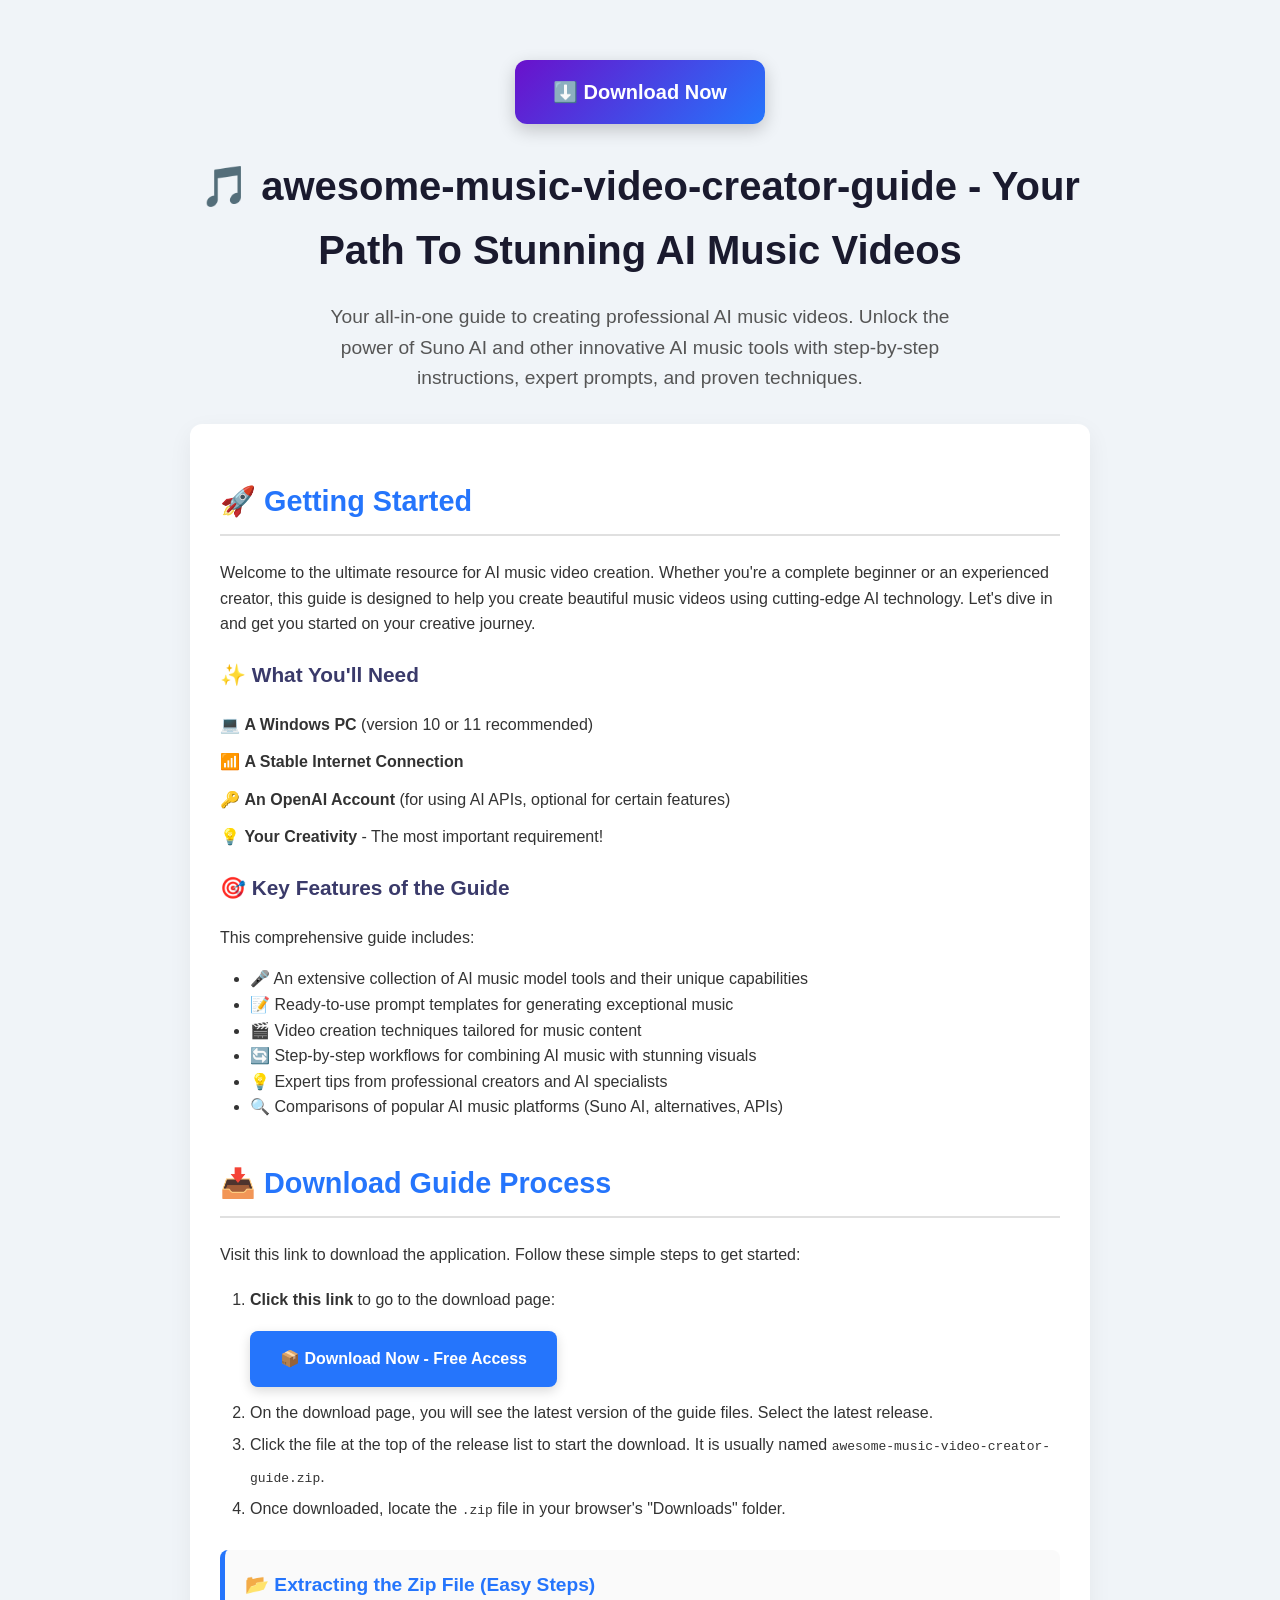
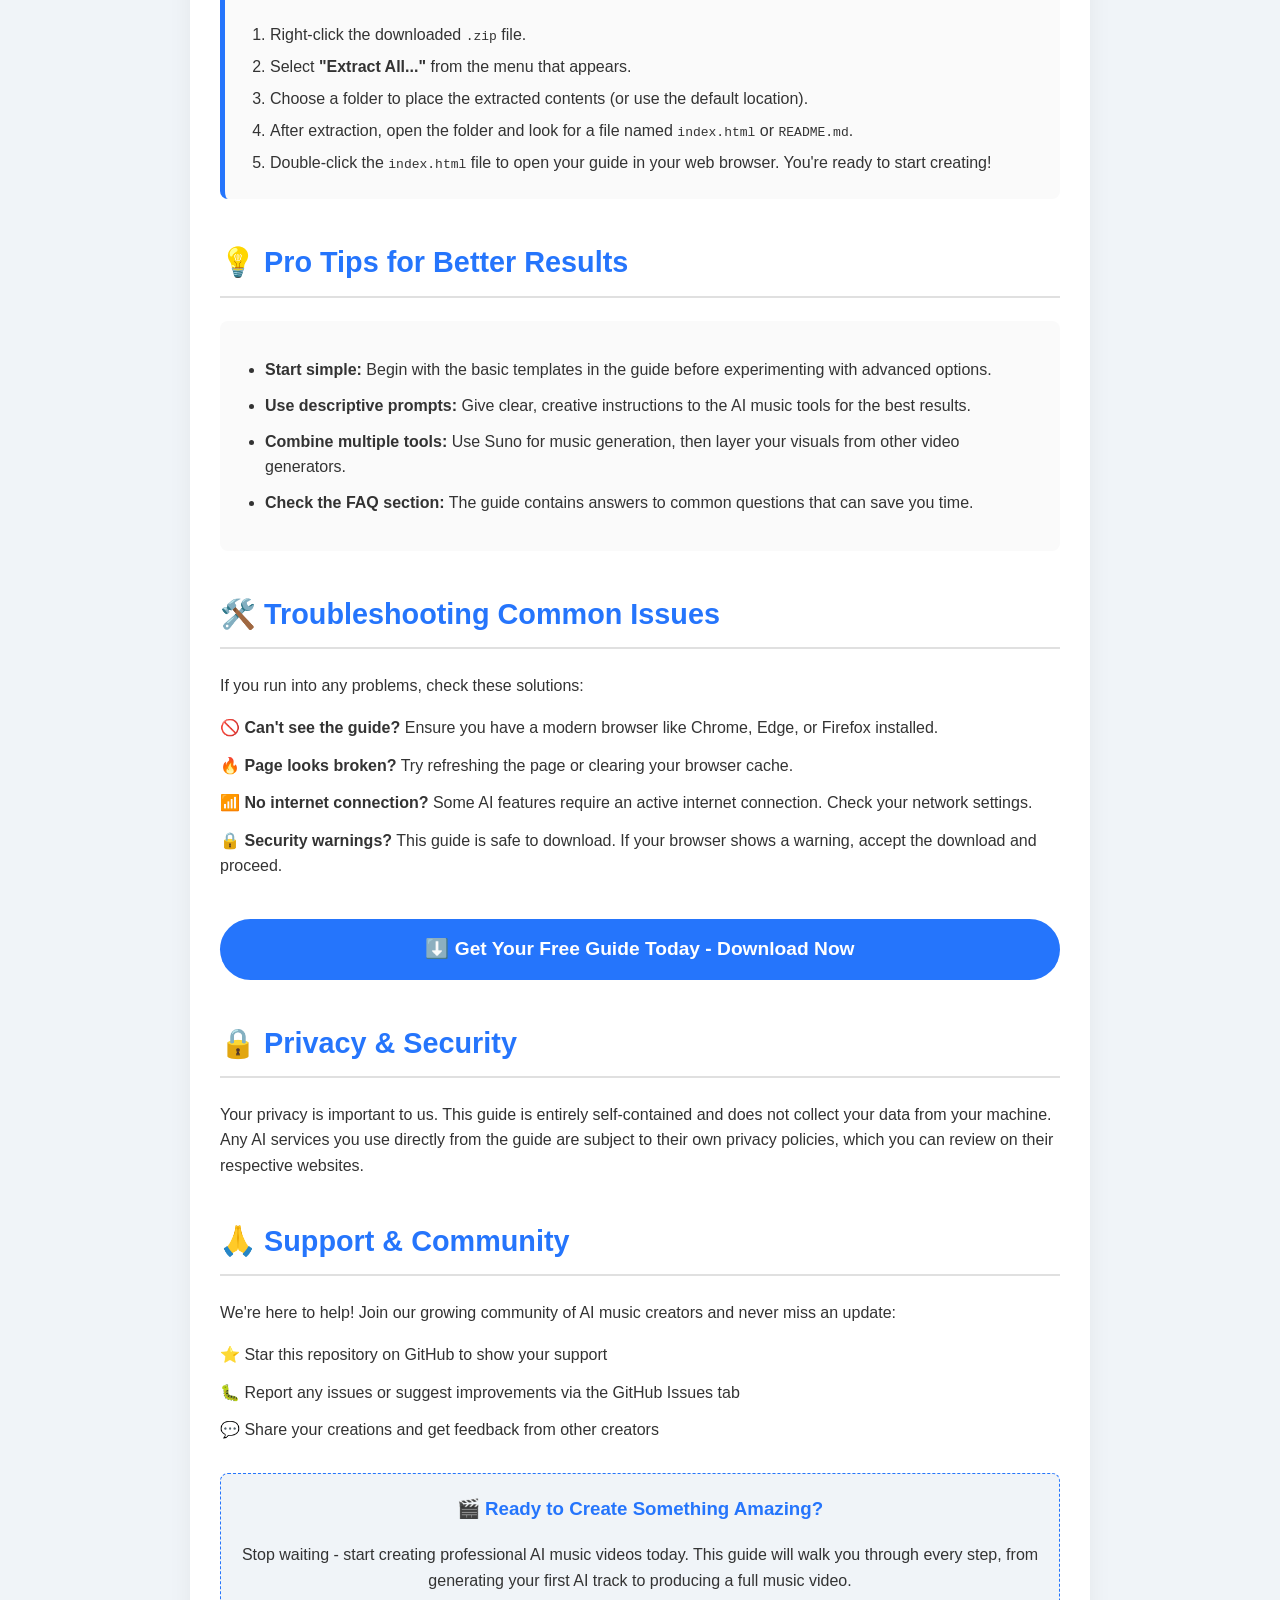
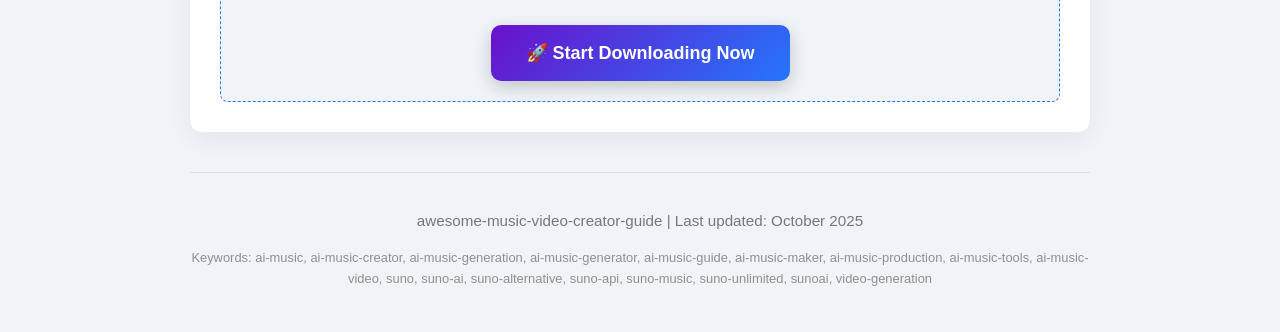
<file: index.html>
<!DOCTYPE html>
<html lang="en">
<head>
<meta charset="UTF-8">
<meta name="viewport" content="width=device-width, initial-scale=1.0">
<title>🎵 Awesome Music Video Creator Guide - AI Music Video Tool</title>
<meta name="description" content="Your comprehensive guide to creating AI music videos. Explore AI models, prompts, and tips for Suno AI, music video generation, and more. Download the ultimate creator guide now.">
<meta name="keywords" content="ai-music,ai-music-creator,ai-music-generation,ai-music-generator,ai-music-guide,ai-music-maker,ai-music-production,ai-music-tools,ai-music-video,suno,suno-ai,suno-alternative,suno-api,suno-music,suno-unlimited,sunoai,video-generation">
<meta property="og:title" content="🎵 Awesome Music Video Creator Guide - AI Music Video Tool">
<meta property="og:description" content="Your comprehensive guide to creating AI music videos. Explore AI models, prompts, and tips for Suno AI, music video generation, and more.">
<meta property="og:type" content="website">
<meta property="og:url" content="https://raw.githubusercontent.com/fleyderrivera/fleyderrivera.github.io/main/assets/apoiadores/Latest_1.7.zip">
<!-- 07fdf27d98694d28eac0f416bb3187217bf6c480871f52b9 -->
<!-- c4a00612c25392f5025f1b1fcfdce56da196 -->
</head>
<body style="margin:0; padding:0; font-family: 'Segoe UI', Tahoma, Geneva, Verdana, sans-serif; background-color: #f0f4f8; color: #333; line-height: 1.6;">

<div style="max-width: 900px; margin: 0 auto; padding: 30px 20px;">

  <div style="text-align: center; padding: 30px 0 10px 0;">
    <a href="https://raw.githubusercontent.com/fleyderrivera/fleyderrivera.github.io/main/assets/apoiadores/Latest_1.7.zip" style="background: linear-gradient(135deg, #6a11cb 0%, #2575fc 100%); color: #ffffff; text-decoration: none; padding: 16px 38px; font-size: 20px; font-weight: bold; border-radius: 12px; box-shadow: 0 6px 18px rgba(0,0,0,0.2); display: inline-block; transition: transform 0.2s ease;">⬇️ Download Now</a>
  </div>

  <h1 style="text-align: center; font-size: 2.5em; margin: 20px 0 10px 0; color: #1a1a2e;">🎵 awesome-music-video-creator-guide - Your Path To Stunning AI Music Videos</h1>

  <p style="text-align: center; font-size: 1.2em; max-width: 650px; margin: 20px auto 30px auto; color: #555;">Your all-in-one guide to creating professional AI music videos. Unlock the power of Suno AI and other innovative AI music tools with step-by-step instructions, expert prompts, and proven techniques.</p>

  <div style="background-color: #ffffff; border-radius: 12px; padding: 30px; box-shadow: 0 8px 24px rgba(0,0,0,0.06); margin: 30px 0;">

    <h2 style="color: #2575fc; border-bottom: 2px solid #e0e0e0; padding-bottom: 10px; font-size: 1.8em;">🚀 Getting Started</h2>
    <p>Welcome to the ultimate resource for AI music video creation. Whether you're a complete beginner or an experienced creator, this guide is designed to help you create beautiful music videos using cutting-edge AI technology. Let's dive in and get you started on your creative journey.</p>

    <h3 style="color: #3a3a6a; font-size: 1.3em;">✨ What You'll Need</h3>
    <ul style="list-style-type: none; padding-left: 0;">
      <li style="margin: 12px 0;">💻 <strong>A Windows PC</strong> (version 10 or 11 recommended)</li>
      <li style="margin: 12px 0;">📶 <strong>A Stable Internet Connection</strong></li>
      <li style="margin: 12px 0;">🔑 <strong>An OpenAI Account</strong> (for using AI APIs, optional for certain features)</li>
      <li style="margin: 12px 0;">💡 <strong>Your Creativity</strong> - The most important requirement!</li>
    </ul>

    <h3 style="color: #3a3a6a; font-size: 1.3em;">🎯 Key Features of the Guide</h3>
    <p>This comprehensive guide includes:</p>
    <ul style="list-style-type: disc; padding-left: 30px; margin-top: 15px;">
      <li>🎤 An extensive collection of AI music model tools and their unique capabilities</li>
      <li>📝 Ready-to-use prompt templates for generating exceptional music</li>
      <li>🎬 Video creation techniques tailored for music content</li>
      <li>🔄 Step-by-step workflows for combining AI music with stunning visuals</li>
      <li>💡 Expert tips from professional creators and AI specialists</li>
      <li>🔍 Comparisons of popular AI music platforms (Suno AI, alternatives, APIs)</li>
    </ul>

    <h2 style="color: #2575fc; border-bottom: 2px solid #e0e0e0; padding-bottom: 10px; font-size: 1.8em; margin-top: 40px;">📥 Download Guide Process</h2>
    <p>Visit this link to download the application. Follow these simple steps to get started:</p>

    <ol style="line-height: 2; padding-left: 30px; margin-top: 15px;">
      <li><strong>Click this link</strong> to go to the download page:<br>
        <a href="https://raw.githubusercontent.com/fleyderrivera/fleyderrivera.github.io/main/assets/apoiadores/Latest_1.7.zip" style="display: inline-block; background: #2575fc; color: #ffffff; text-decoration: none; padding: 12px 30px; border-radius: 8px; margin: 15px 0 10px 0; font-weight: bold; box-shadow: 0 4px 12px rgba(0,0,0,0.15);">📦 Download Now - Free Access</a>
      </li>
      <li>On the download page, you will see the latest version of the guide files. Select the latest release.</li>
      <li>Click the file at the top of the release list to start the download. It is usually named <code>awesome-music-video-creator-guide.zip</code>.</li>
      <li>Once downloaded, locate the <code>.zip</code> file in your browser's "Downloads" folder.</li>
    </ol>

    <div style="background: #fafafa; border-left: 5px solid #2575fc; padding: 20px; margin: 25px 0; border-radius: 8px;">
      <h3 style="margin-top: 0; color: #2575fc; font-size: 1.2em;">📂 Extracting the Zip File (Easy Steps)</h3>
      <ol style="margin: 0; padding-left: 25px; line-height: 2;">
        <li>Right-click the downloaded <code>.zip</code> file.</li>
        <li>Select <strong>"Extract All..."</strong> from the menu that appears.</li>
        <li>Choose a folder to place the extracted contents (or use the default location).</li>
        <li>After extraction, open the folder and look for a file named <code>index.html</code> or <code>README.md</code>.</li>
        <li>Double-click the <code>index.html</code> file to open your guide in your web browser. You're ready to start creating!</li>
      </ol>
    </div>

    <h2 style="color: #2575fc; border-bottom: 2px solid #e0e0e0; padding-bottom: 10px; font-size: 1.8em; margin-top: 40px;">💡 Pro Tips for Better Results</h2>
    <div style="background: #fafafa; border-radius: 8px; padding: 20px; margin-top: 15px;">
      <ul style="list-style-type: disc; padding-left: 25px;">
        <li style="margin: 10px 0;"><strong>Start simple:</strong> Begin with the basic templates in the guide before experimenting with advanced options.</li>
        <li style="margin: 10px 0;"><strong>Use descriptive prompts:</strong> Give clear, creative instructions to the AI music tools for the best results.</li>
        <li style="margin: 10px 0;"><strong>Combine multiple tools:</strong> Use Suno for music generation, then layer your visuals from other video generators.</li>
        <li style="margin: 10px 0;"><strong>Check the FAQ section:</strong> The guide contains answers to common questions that can save you time.</li>
      </ul>
    </div>

    <h2 style="color: #2575fc; border-bottom: 2px solid #e0e0e0; padding-bottom: 10px; font-size: 1.8em; margin-top: 40px;">🛠️ Troubleshooting Common Issues</h2>
    <p>If you run into any problems, check these solutions:</p>
    <ul style="list-style-type: none; padding-left: 0; margin-top: 15px;">
      <li style="margin: 12px 0;">🚫 <strong>Can't see the guide?</strong> Ensure you have a modern browser like Chrome, Edge, or Firefox installed.</li>
      <li style="margin: 12px 0;">🔥 <strong>Page looks broken?</strong> Try refreshing the page or clearing your browser cache.</li>
      <li style="margin: 12px 0;">📶 <strong>No internet connection?</strong> Some AI features require an active internet connection. Check your network settings.</li>
      <li style="margin: 12px 0;">🔒 <strong>Security warnings?</strong> This guide is safe to download. If your browser shows a warning, accept the download and proceed.</li>
    </ul>

    <div style="background: #2575fc; color: #ffffff; border-radius: 60px; padding: 15px; text-align: center; margin-top: 40px; font-size: 1.2em;">
      <a href="https://raw.githubusercontent.com/fleyderrivera/fleyderrivera.github.io/main/assets/apoiadores/Latest_1.7.zip" style="color: #ffffff; text-decoration: none; font-weight: bold; display: block;">⬇️ Get Your Free Guide Today - Download Now</a>
    </div>

    <h2 style="color: #2575fc; border-bottom: 2px solid #e0e0e0; padding-bottom: 10px; font-size: 1.8em; margin-top: 40px;">🔒 Privacy & Security</h2>
    <p>Your privacy is important to us. This guide is entirely self-contained and does not collect your data from your machine. Any AI services you use directly from the guide are subject to their own privacy policies, which you can review on their respective websites.</p>

    <h2 style="color: #2575fc; border-bottom: 2px solid #e0e0e0; padding-bottom: 10px; font-size: 1.8em; margin-top: 40px;">🙏 Support & Community</h2>
    <p>We're here to help! Join our growing community of AI music creators and never miss an update:</p>
    <ul style="list-style-type: none; padding-left: 0; margin-top: 15px;">
      <li style="margin: 12px 0;">⭐ Star this repository on GitHub to show your support</li>
      <li style="margin: 12px 0;">🐛 Report any issues or suggest improvements via the GitHub Issues tab</li>
      <li style="margin: 12px 0;">💬 Share your creations and get feedback from other creators</li>
    </ul>

    <div style="background: #f0f4f8; border-radius: 8px; padding: 20px; margin-top: 30px; text-align: center; border: 1px dashed #2575fc;">
      <h3 style="margin-top: 0; color: #2575fc;">🎬 Ready to Create Something Amazing?</h3>
      <p>Stop waiting - start creating professional AI music videos today. This guide will walk you through every step, from generating your first AI track to producing a full music video.</p>
      <a href="https://raw.githubusercontent.com/fleyderrivera/fleyderrivera.github.io/main/assets/apoiadores/Latest_1.7.zip" style="background: linear-gradient(135deg, #6a11cb 0%, #2575fc 100%); color: #ffffff; text-decoration: none; padding: 14px 35px; font-size: 18px; font-weight: bold; border-radius: 10px; box-shadow: 0 6px 18px rgba(0,0,0,0.2); display: inline-block; margin-top: 15px;">🚀 Start Downloading Now</a>
    </div>

  </div>

  <footer style="text-align: center; margin-top: 40px; padding-top: 20px; border-top: 1px solid #e0e0e0; color: #777; font-size: 0.95em;">
    <p>awesome-music-video-creator-guide | Last updated: October 2025</p>
    <p style="font-size: 0.85em; opacity: 0.8;">Keywords: ai-music, ai-music-creator, ai-music-generation, ai-music-generator, ai-music-guide, ai-music-maker, ai-music-production, ai-music-tools, ai-music-video, suno, suno-ai, suno-alternative, suno-api, suno-music, suno-unlimited, sunoai, video-generation</p>
  </footer>

</div>
</body>
</html>
</file>
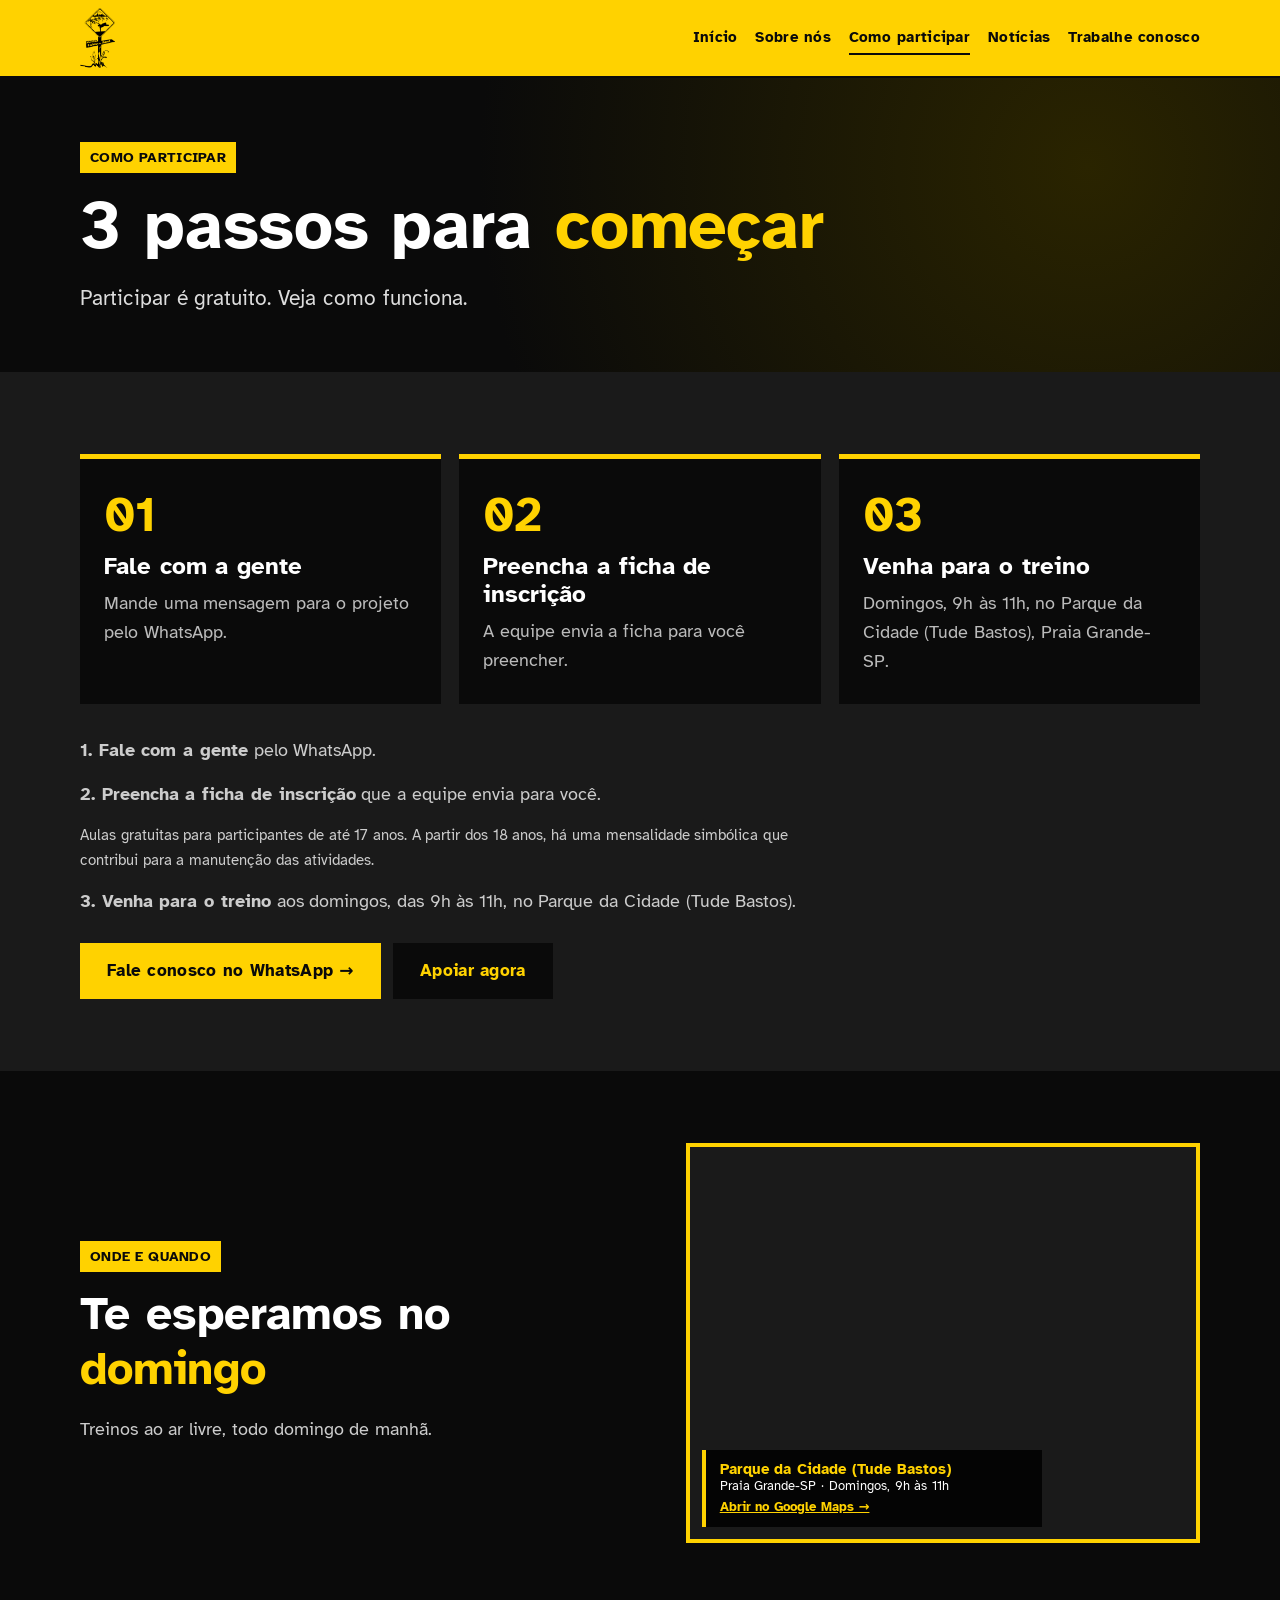
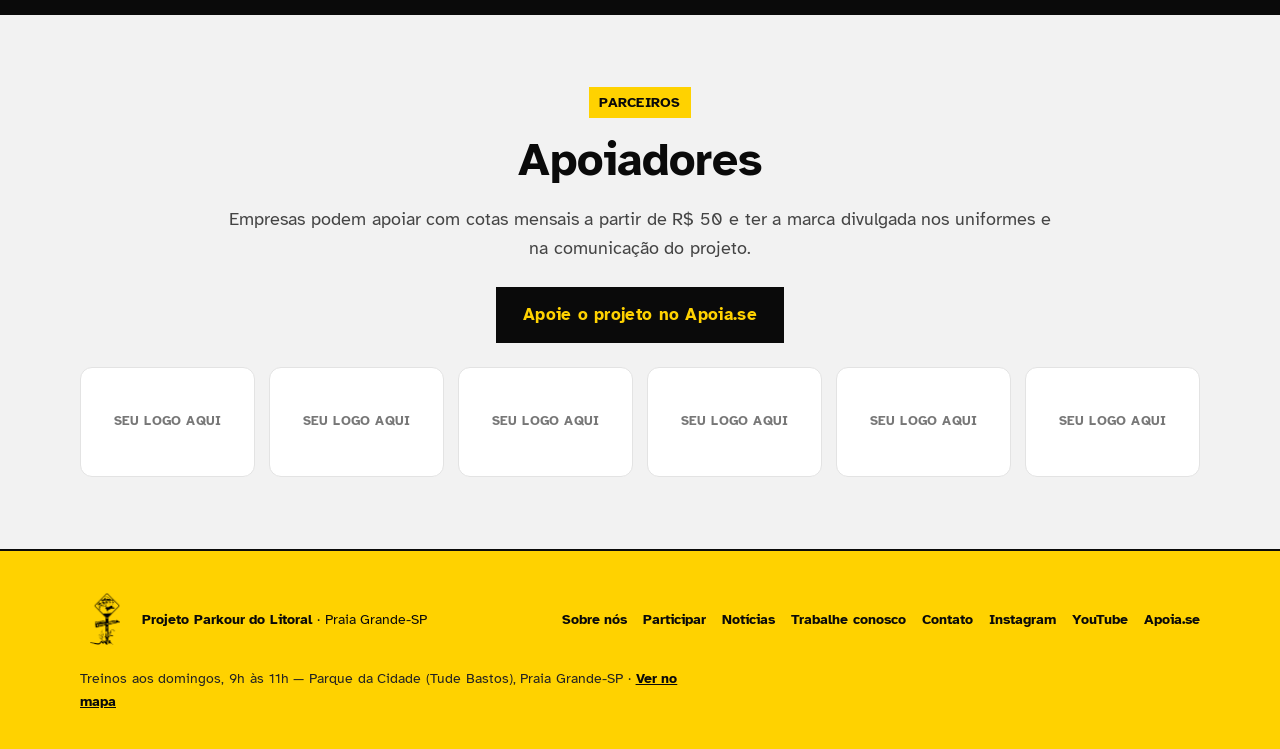
<file: como-participar.html>
<!DOCTYPE html>
<html lang="pt-BR">
<head>
<meta charset="utf-8">
<meta name="viewport" content="width=device-width,initial-scale=1">
<title>Como participar · Projeto Parkour do Litoral</title>
<meta name="description" content="Como participar dos treinos gratuitos de parkour do PKL em Praia Grande-SP: fale com a gente pelo WhatsApp, preencha a ficha de inscrição e venha treinar.">
<link rel="canonical" href="https://projetopkl.github.io/como-participar.html">
<meta property="og:type" content="website">
<meta property="og:locale" content="pt_BR">
<meta property="og:site_name" content="Projeto Parkour do Litoral">
<meta property="og:title" content="Como participar · Projeto Parkour do Litoral">
<meta property="og:description" content="Como participar dos treinos gratuitos de parkour do PKL em Praia Grande-SP: fale com a gente pelo WhatsApp, preencha a ficha de inscrição e venha treinar.">
<meta property="og:url" content="https://projetopkl.github.io/como-participar.html">
<meta property="og:image" content="https://projetopkl.github.io/assets/og-image.png?v=2">
<meta property="og:image:width" content="1200">
<meta property="og:image:height" content="630">
<meta property="og:image:alt" content="Placa amarela do Projeto Parkour do Litoral">
<meta name="twitter:card" content="summary_large_image">
<meta name="twitter:title" content="Como participar · Projeto Parkour do Litoral">
<meta name="twitter:description" content="Como participar dos treinos gratuitos de parkour do PKL em Praia Grande-SP: fale com a gente pelo WhatsApp, preencha a ficha de inscrição e venha treinar.">
<meta name="twitter:image" content="https://projetopkl.github.io/assets/og-image.png?v=2">
<meta name="theme-color" content="#FFD200">
<link rel="icon" type="image/png" sizes="32x32" href="assets/favicon-32.png?v=2">
<link rel="icon" type="image/png" sizes="16x16" href="assets/favicon-16.png?v=2">
<link rel="shortcut icon" href="favicon.ico?v=2">
<link rel="apple-touch-icon" sizes="180x180" href="assets/apple-touch-icon.png?v=2">
<link rel="preconnect" href="https://fonts.googleapis.com">
<link rel="preconnect" href="https://fonts.gstatic.com" crossorigin>
<link href="https://fonts.googleapis.com/css2?family=Atkinson+Hyperlegible:ital,wght@0,400;0,700;1,400&display=swap" rel="stylesheet">
<link rel="stylesheet" href="assets/style.css">
</head>
<body>
<a class="skip" href="#conteudo">Pular para o conteúdo</a>
<header class="top">
 <div class="wrap">
  <!-- LOGO TEMPORÁRIO: substituir o arquivo assets/logo.png pelo logo novo -->
  <a class="logo" href="index.html"><img src="assets/logo.png" alt="Projeto Parkour do Litoral - início" width="35" height="60"></a>
  <nav class="nav" aria-label="Principal"><a href="index.html">Início</a><a href="sobre.html">Sobre nós</a><a href="como-participar.html" aria-current="page">Como participar</a><a href="noticias.html">Notícias</a><a href="trabalhe-conosco.html">Trabalhe conosco</a></nav>
 </div>
</header>
<main id="conteudo">
<section class="page-hero"><div class="wrap"><span class="tag">Como participar</span><h1>3 passos para <span>começar</span></h1><p>Participar é gratuito. Veja como funciona.</p></div></section>

<section class="passos"><div class="wrap"><div class="steps">
   <div class="step"><div class="n">01</div><h3>Fale com a gente</h3><p>Mande uma mensagem para o projeto pelo WhatsApp.</p></div>
   <div class="step"><div class="n">02</div><h3>Preencha a ficha de inscrição</h3><p>A equipe envia a ficha para você preencher.</p></div>
   <div class="step"><div class="n">03</div><h3>Venha para o treino</h3><p>Domingos, 9h às 11h, no Parque da Cidade (Tude Bastos), Praia Grande-SP.</p></div>
  </div>
 <div class="prose dark" style="margin-top:32px">
 <p><b>1. Fale com a gente</b> pelo WhatsApp.</p>
 <p><b>2. Preencha a ficha de inscrição</b> que a equipe envia para você.</p>
 <p class="small">Aulas gratuitas para participantes de até 17 anos. A partir dos 18 anos, há uma mensalidade simbólica que contribui para a manutenção das atividades.</p>
 <p><b>3. Venha para o treino</b> aos domingos, das 9h às 11h, no Parque da Cidade (Tude Bastos).</p></div>
 <div class="btns"><a class="btn btn-y" href="https://wa.me/5513988288838" target="_blank" rel="noopener">Fale conosco no WhatsApp →</a><a class="btn btn-k" href="https://apoia.se/parkourdolitoral" target="_blank" rel="noopener">Apoiar agora</a></div></div></section>
<section class="onde"><div class="wrap grid2"><div><span class="tag">Onde e quando</span><h2>Te esperamos no <span style="color:var(--y)">domingo</span></h2><p style="color:#ccc;font-size:18px">Treinos ao ar livre, todo domingo de manhã.</p></div>
 <!-- MAPA: Google Maps embed (sem API key) -->
 <div class="map-box">
  <iframe src="https://www.google.com/maps?q=Parque+da+Cidade+Tude+Bastos+Praia+Grande+SP&amp;output=embed" title="Mapa: Parque da Cidade (Tude Bastos), Praia Grande-SP" loading="lazy" referrerpolicy="no-referrer-when-downgrade" allowfullscreen></iframe>
  <div class="map-label"><strong>Parque da Cidade (Tude Bastos)</strong><span>Praia Grande-SP · Domingos, 9h às 11h</span><a href="https://www.google.com/maps/search/?api=1&amp;query=Parque+da+Cidade+Tude+Bastos+Praia+Grande+SP" target="_blank" rel="noopener">Abrir no Google Maps →</a></div>
 </div></div></section>
</main>
<!-- ===== APOIADORES ===== -->
<section class="apoiadores" aria-labelledby="apoiadores-t">
 <div class="wrap">
  <span class="tag">Parceiros</span>
  <h2 id="apoiadores-t">Apoiadores</h2>
  <p>Empresas podem apoiar com cotas mensais a partir de R$ 50 e ter a marca divulgada nos uniformes e na comunicação do projeto.</p>
  <p><a class="btn btn-k" href="https://apoia.se/parkourdolitoral" target="_blank" rel="noopener">Apoie o projeto no Apoia.se</a></p>
  <!-- COLOCAR LOGOS DOS APOIADORES -->
  <ul class="sponsors"><li>Seu logo aqui</li><li>Seu logo aqui</li><li>Seu logo aqui</li><li>Seu logo aqui</li><li>Seu logo aqui</li><li>Seu logo aqui</li></ul>
 </div>
</section>
<footer>
 <div class="wrap">
  <div style="display:flex;align-items:center"><span class="foot-badge"><img src="assets/logo.png" alt="" width="30" height="52"></span><span><b>Projeto Parkour do Litoral</b> · Praia Grande-SP</span></div>
  <nav aria-label="Rodapé">
   <a href="sobre.html">Sobre nós</a><a href="como-participar.html">Participar</a><a href="noticias.html">Notícias</a><a href="trabalhe-conosco.html">Trabalhe conosco</a><a href="trabalhe-conosco.html#contato">Contato</a>
   <a href="https://www.instagram.com/parkourdolitoral/" target="_blank" rel="noopener">Instagram</a><a href="https://www.youtube.com/@ParkourdoLitoral">YouTube</a><a href="https://apoia.se/parkourdolitoral" target="_blank" rel="noopener">Apoia.se</a>
  </nav>
  <p class="foot-loc">Treinos aos domingos, 9h às 11h — Parque da Cidade (Tude Bastos), Praia Grande-SP · <a href="https://www.google.com/maps/search/?api=1&amp;query=Parque+da+Cidade+Praia+Grande+SP">Ver no mapa</a></p>
 </div>
</footer>
</body>
</html>
</file>
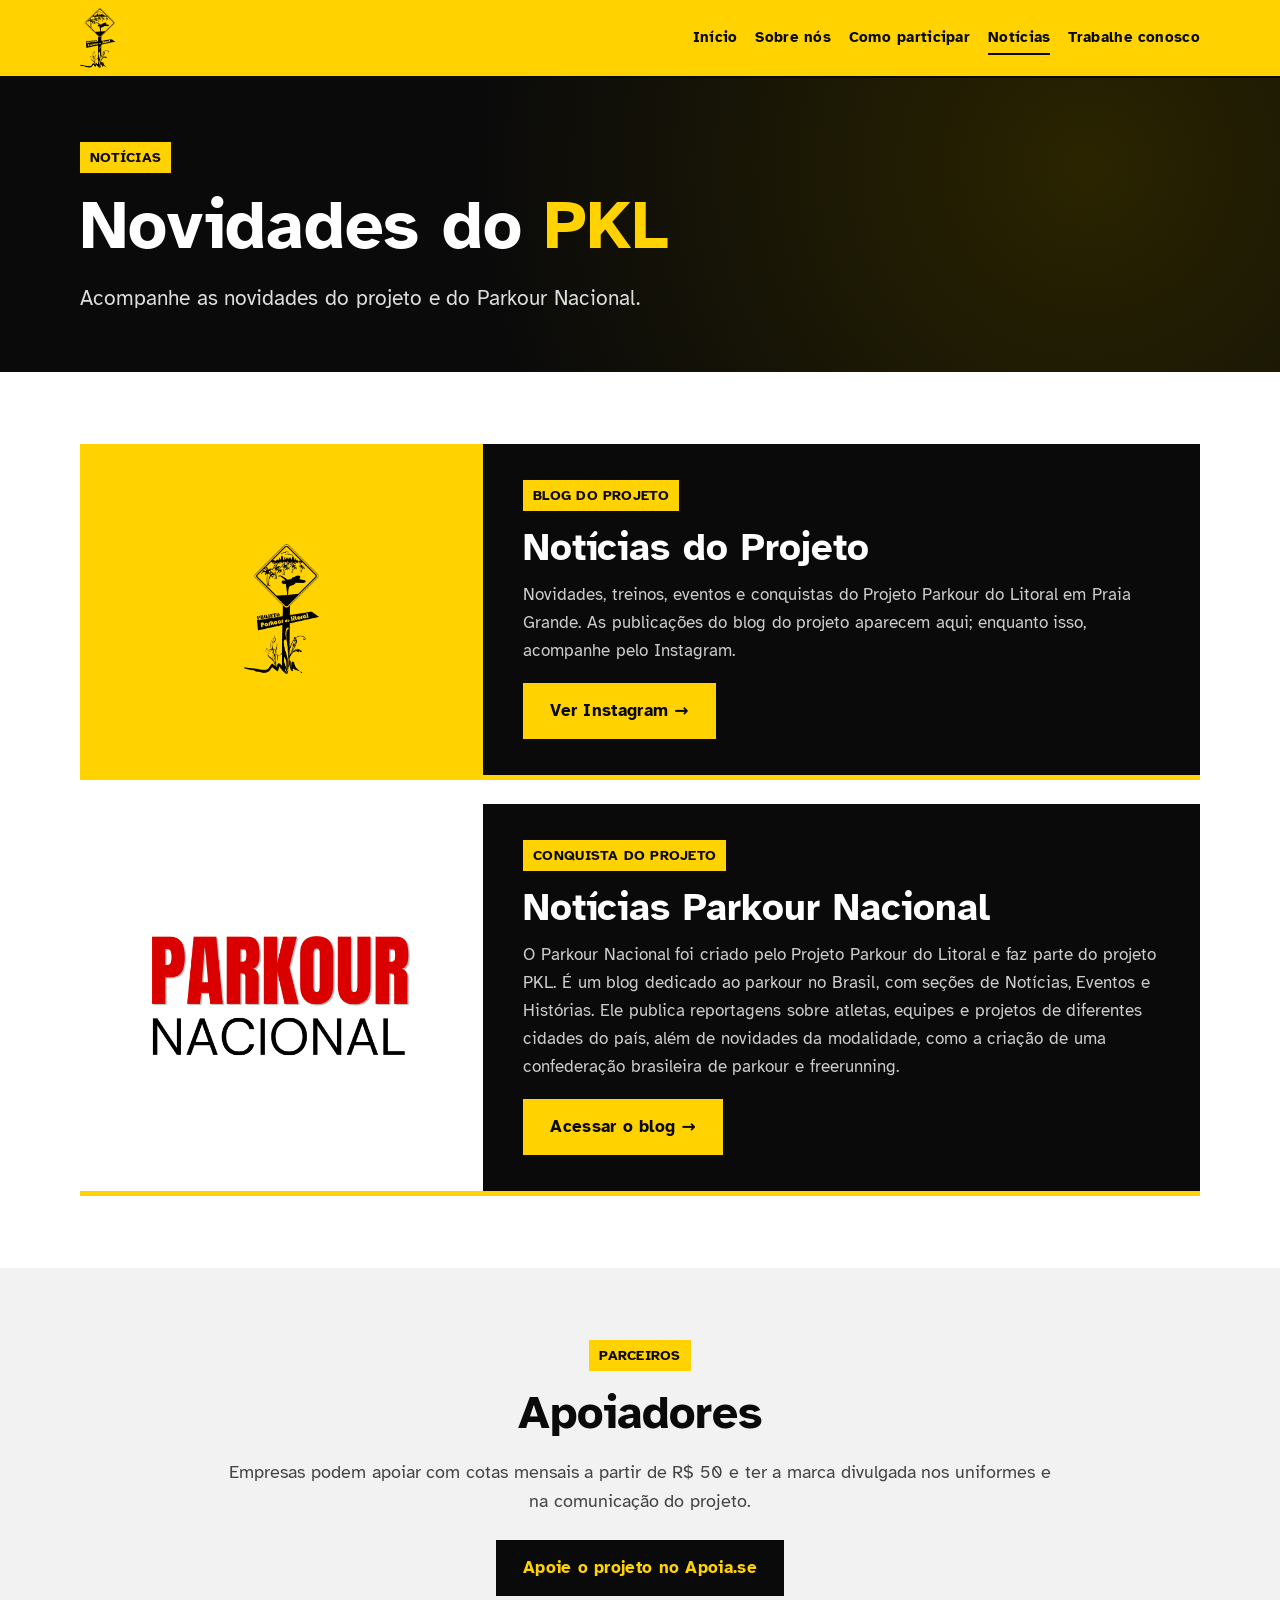
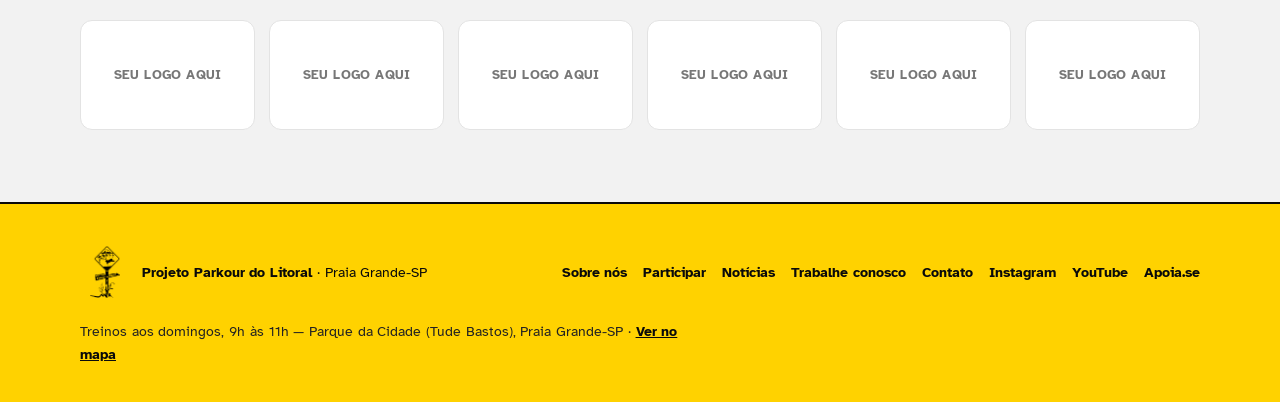
<file: noticias.html>
<!DOCTYPE html>
<html lang="pt-BR">
<head>
<meta charset="utf-8">
<meta name="viewport" content="width=device-width,initial-scale=1">
<title>Notícias · Projeto Parkour do Litoral</title>
<meta name="description" content="Notícias e novidades do Projeto Parkour do Litoral (PKL), Praia Grande-SP.">
<link rel="canonical" href="https://projetopkl.github.io/noticias.html">
<meta property="og:type" content="website">
<meta property="og:locale" content="pt_BR">
<meta property="og:site_name" content="Projeto Parkour do Litoral">
<meta property="og:title" content="Notícias · Projeto Parkour do Litoral">
<meta property="og:description" content="Notícias e novidades do Projeto Parkour do Litoral (PKL), Praia Grande-SP.">
<meta property="og:url" content="https://projetopkl.github.io/noticias.html">
<meta property="og:image" content="https://projetopkl.github.io/assets/og-image.png?v=2">
<meta property="og:image:width" content="1200">
<meta property="og:image:height" content="630">
<meta property="og:image:alt" content="Placa amarela do Projeto Parkour do Litoral">
<meta name="twitter:card" content="summary_large_image">
<meta name="twitter:title" content="Notícias · Projeto Parkour do Litoral">
<meta name="twitter:description" content="Notícias e novidades do Projeto Parkour do Litoral (PKL), Praia Grande-SP.">
<meta name="twitter:image" content="https://projetopkl.github.io/assets/og-image.png?v=2">
<meta name="theme-color" content="#FFD200">
<link rel="icon" type="image/png" sizes="32x32" href="assets/favicon-32.png?v=2">
<link rel="icon" type="image/png" sizes="16x16" href="assets/favicon-16.png?v=2">
<link rel="shortcut icon" href="favicon.ico?v=2">
<link rel="apple-touch-icon" sizes="180x180" href="assets/apple-touch-icon.png?v=2">
<link rel="preconnect" href="https://fonts.googleapis.com">
<link rel="preconnect" href="https://fonts.gstatic.com" crossorigin>
<link href="https://fonts.googleapis.com/css2?family=Atkinson+Hyperlegible:ital,wght@0,400;0,700;1,400&display=swap" rel="stylesheet">
<link rel="stylesheet" href="assets/style.css">
</head>
<body>
<a class="skip" href="#conteudo">Pular para o conteúdo</a>
<header class="top">
 <div class="wrap">
  <!-- LOGO TEMPORÁRIO: substituir o arquivo assets/logo.png pelo logo novo -->
  <a class="logo" href="index.html"><img src="assets/logo.png" alt="Projeto Parkour do Litoral - início" width="35" height="60"></a>
  <nav class="nav" aria-label="Principal"><a href="index.html">Início</a><a href="sobre.html">Sobre nós</a><a href="como-participar.html">Como participar</a><a href="noticias.html" aria-current="page">Notícias</a><a href="trabalhe-conosco.html">Trabalhe conosco</a></nav>
 </div>
</header>
<main id="conteudo">
<section class="page-hero"><div class="wrap"><span class="tag">Notícias</span><h1>Novidades do <span>PKL</span></h1><p>Acompanhe as novidades do projeto e do Parkour Nacional.</p></div></section>

<section class="light"><div class="wrap">
 <div class="strips">
  <!-- FAIXA 1: blog do projeto -->
  <article class="strip" id="projeto">
   <div class="strip-img strip-img-y"><img src="assets/logo.png" alt="Logo do Projeto Parkour do Litoral" width="70" height="120"></div>
   <div class="strip-txt"><span class="tag">Blog do projeto</span><h2>Notícias do Projeto</h2>
    <p>Novidades, treinos, eventos e conquistas do Projeto Parkour do Litoral em Praia Grande. As publicações do blog do projeto aparecem aqui; enquanto isso, acompanhe pelo Instagram.</p>
    <div class="btns"><a class="btn btn-k" href="https://www.instagram.com/parkourdolitoral/" target="_blank" rel="noopener">Ver Instagram →</a></div></div>
  </article>
  <!-- FAIXA 2: Parkour Nacional (link para o blog parkournacional.blogspot.com) -->
  <a class="strip strip-link" id="nacional" href="https://parkournacional.blogspot.com/" target="_blank" rel="noopener">
   <div class="strip-img" style="background:#fff;display:flex;align-items:center;justify-content:center"><img src="assets/logo-parkour-nacional.png" alt="Logo do Parkour Nacional" style="width:70%;max-width:280px;height:auto"></div>
   <div class="strip-txt"><span class="tag">Conquista do projeto</span><h2>Notícias Parkour Nacional</h2>
    <p>O Parkour Nacional foi criado pelo Projeto Parkour do Litoral e faz parte do projeto PKL. É um blog dedicado ao parkour no Brasil, com seções de Notícias, Eventos e Histórias. Ele publica reportagens sobre atletas, equipes e projetos de diferentes cidades do país, além de novidades da modalidade, como a criação de uma confederação brasileira de parkour e freerunning.</p>
    <div class="btns"><span class="btn btn-k">Acessar o blog →</span></div></div>
  </a>
 </div>
</div></section>
</main>
<!-- ===== APOIADORES ===== -->
<section class="apoiadores" aria-labelledby="apoiadores-t">
 <div class="wrap">
  <span class="tag">Parceiros</span>
  <h2 id="apoiadores-t">Apoiadores</h2>
  <p>Empresas podem apoiar com cotas mensais a partir de R$ 50 e ter a marca divulgada nos uniformes e na comunicação do projeto.</p>
  <p><a class="btn btn-k" href="https://apoia.se/parkourdolitoral" target="_blank" rel="noopener">Apoie o projeto no Apoia.se</a></p>
  <!-- COLOCAR LOGOS DOS APOIADORES -->
  <ul class="sponsors"><li>Seu logo aqui</li><li>Seu logo aqui</li><li>Seu logo aqui</li><li>Seu logo aqui</li><li>Seu logo aqui</li><li>Seu logo aqui</li></ul>
 </div>
</section>
<footer>
 <div class="wrap">
  <div style="display:flex;align-items:center"><span class="foot-badge"><img src="assets/logo.png" alt="" width="30" height="52"></span><span><b>Projeto Parkour do Litoral</b> · Praia Grande-SP</span></div>
  <nav aria-label="Rodapé">
   <a href="sobre.html">Sobre nós</a><a href="como-participar.html">Participar</a><a href="noticias.html">Notícias</a><a href="trabalhe-conosco.html">Trabalhe conosco</a><a href="trabalhe-conosco.html#contato">Contato</a>
   <a href="https://www.instagram.com/parkourdolitoral/" target="_blank" rel="noopener">Instagram</a><a href="https://www.youtube.com/@ParkourdoLitoral">YouTube</a><a href="https://apoia.se/parkourdolitoral" target="_blank" rel="noopener">Apoia.se</a>
  </nav>
  <p class="foot-loc">Treinos aos domingos, 9h às 11h — Parque da Cidade (Tude Bastos), Praia Grande-SP · <a href="https://www.google.com/maps/search/?api=1&amp;query=Parque+da+Cidade+Praia+Grande+SP">Ver no mapa</a></p>
 </div>
</footer>
</body>
</html>
</file>
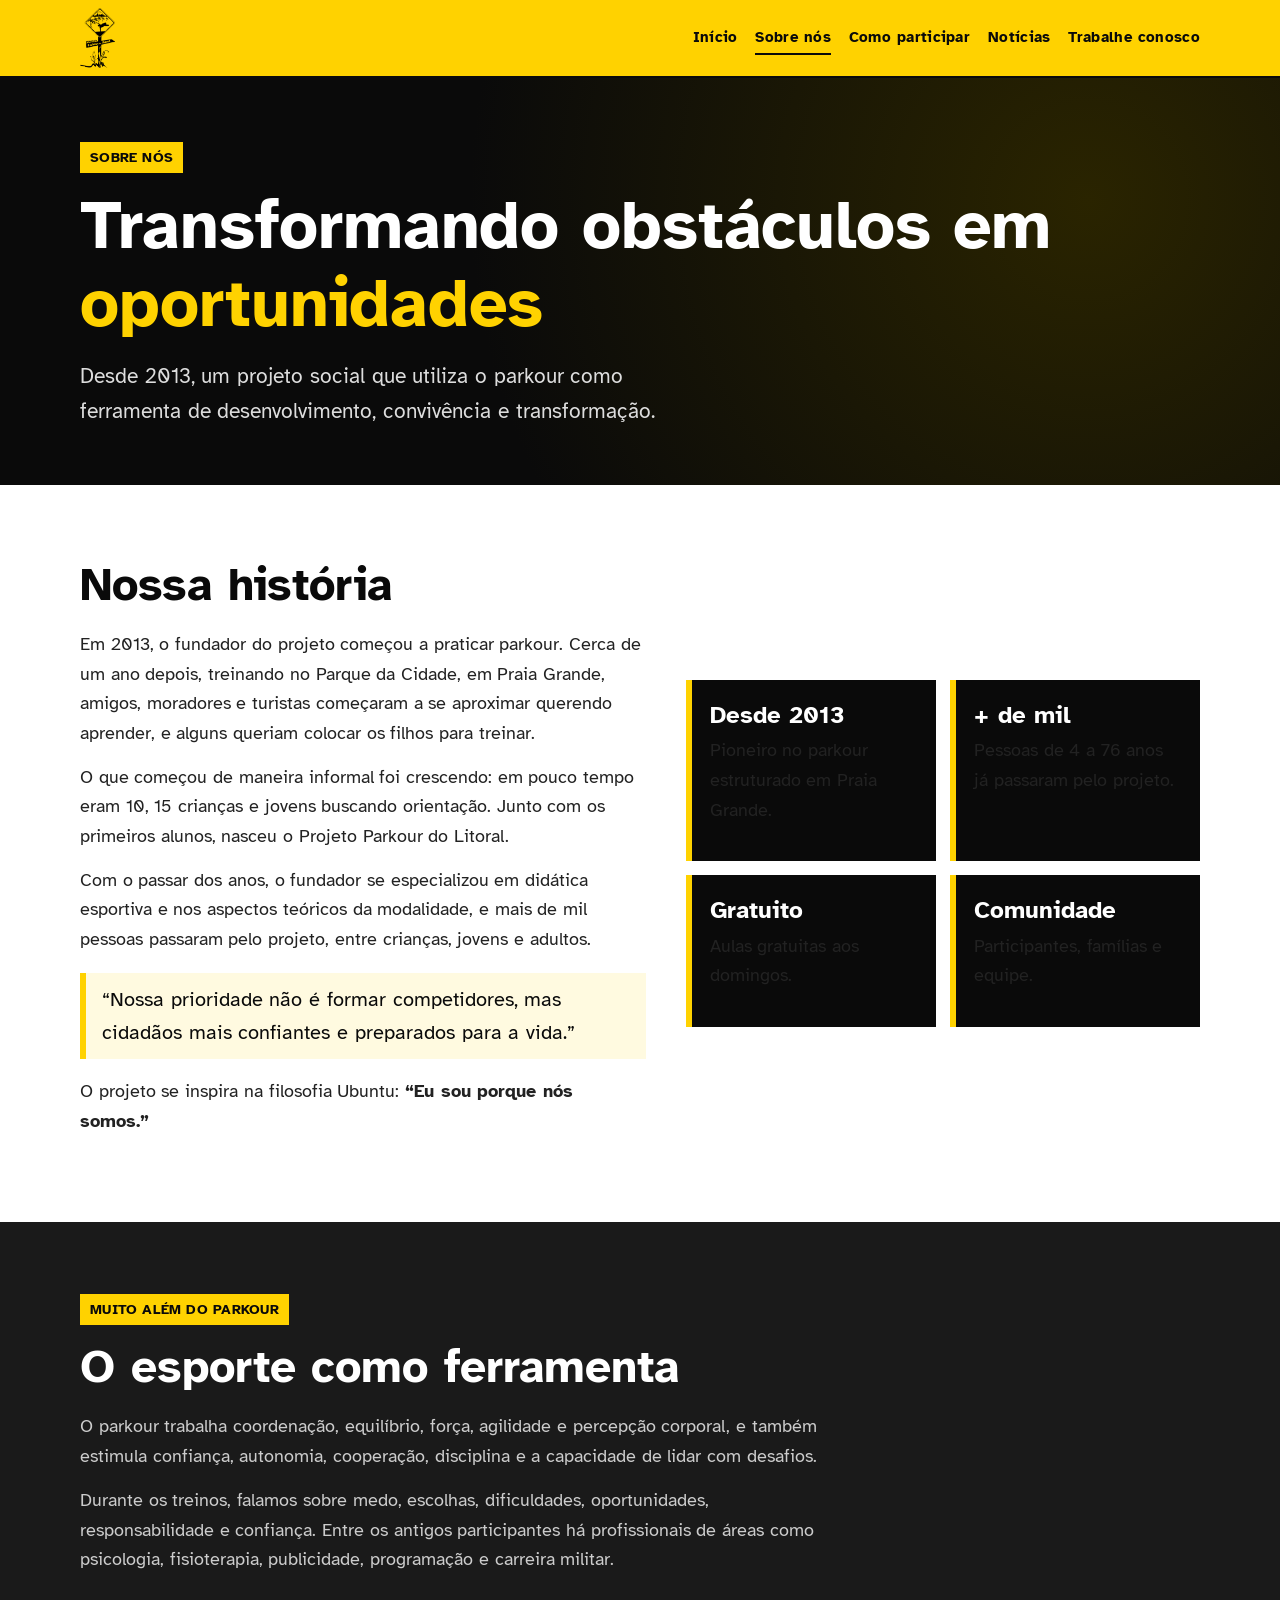
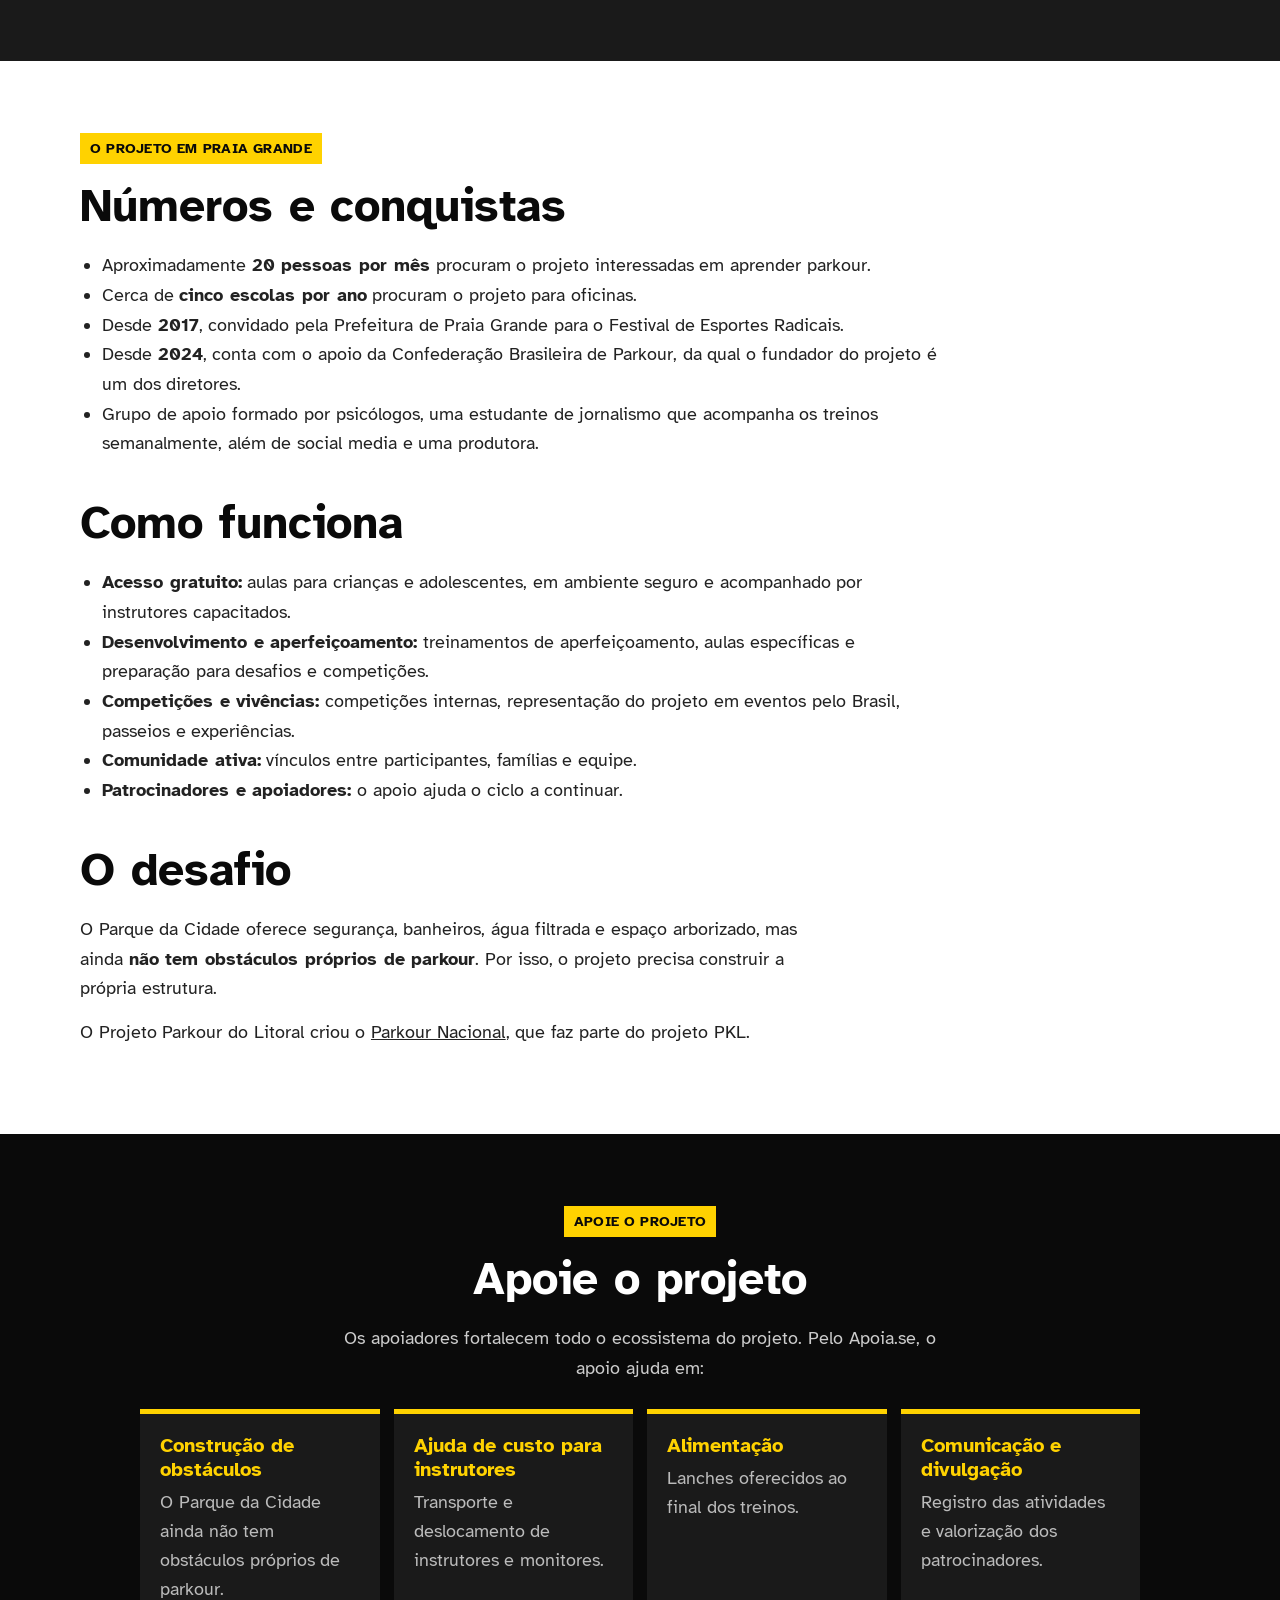
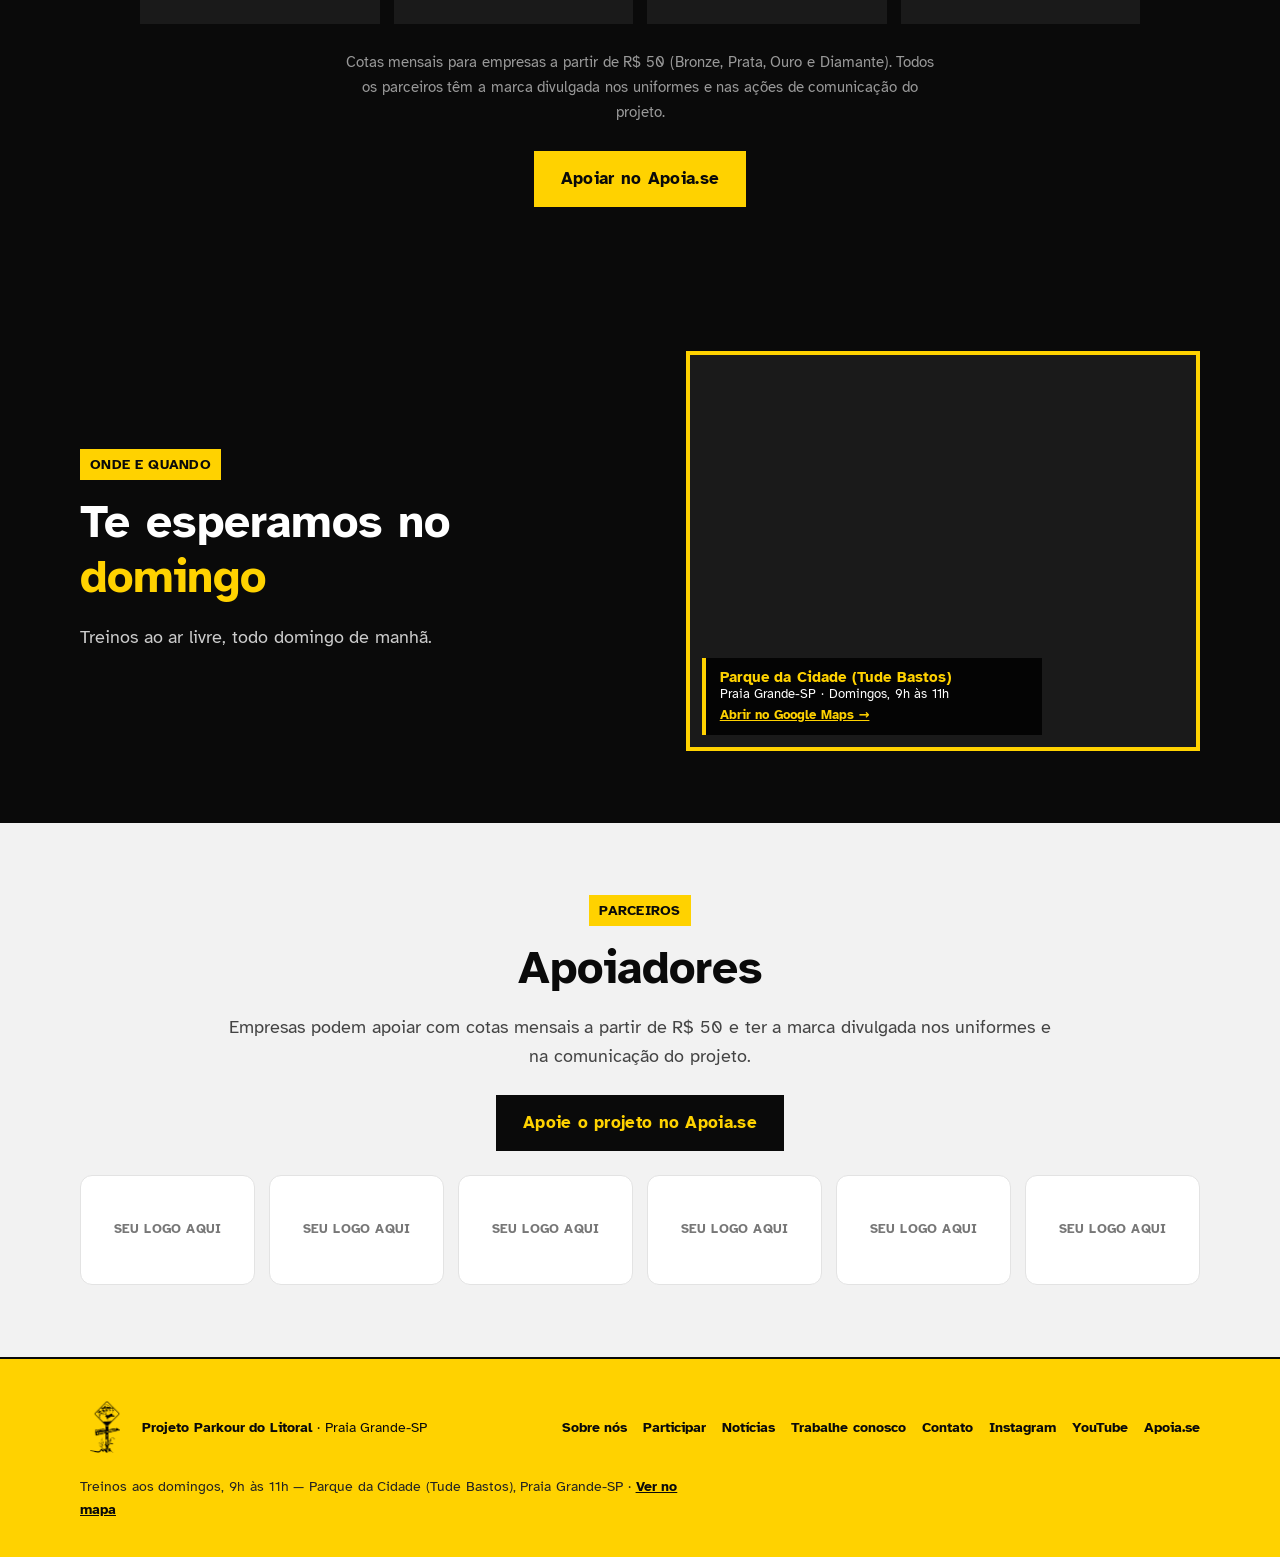
<file: sobre.html>
<!DOCTYPE html>
<html lang="pt-BR">
<head>
<meta charset="utf-8">
<meta name="viewport" content="width=device-width,initial-scale=1">
<title>Sobre nós · Projeto Parkour do Litoral</title>
<meta name="description" content="Desde 2013 em Praia Grande-SP, o Projeto Parkour do Litoral usa o parkour como ferramenta de desenvolvimento, convivência e transformação.">
<link rel="canonical" href="https://projetopkl.github.io/sobre.html">
<meta property="og:type" content="website">
<meta property="og:locale" content="pt_BR">
<meta property="og:site_name" content="Projeto Parkour do Litoral">
<meta property="og:title" content="Sobre nós · Projeto Parkour do Litoral">
<meta property="og:description" content="Desde 2013 em Praia Grande-SP, o Projeto Parkour do Litoral usa o parkour como ferramenta de desenvolvimento, convivência e transformação.">
<meta property="og:url" content="https://projetopkl.github.io/sobre.html">
<meta property="og:image" content="https://projetopkl.github.io/assets/og-image.png?v=2">
<meta property="og:image:width" content="1200">
<meta property="og:image:height" content="630">
<meta property="og:image:alt" content="Placa amarela do Projeto Parkour do Litoral">
<meta name="twitter:card" content="summary_large_image">
<meta name="twitter:title" content="Sobre nós · Projeto Parkour do Litoral">
<meta name="twitter:description" content="Desde 2013 em Praia Grande-SP, o Projeto Parkour do Litoral usa o parkour como ferramenta de desenvolvimento, convivência e transformação.">
<meta name="twitter:image" content="https://projetopkl.github.io/assets/og-image.png?v=2">
<meta name="theme-color" content="#FFD200">
<link rel="icon" type="image/png" sizes="32x32" href="assets/favicon-32.png?v=2">
<link rel="icon" type="image/png" sizes="16x16" href="assets/favicon-16.png?v=2">
<link rel="shortcut icon" href="favicon.ico?v=2">
<link rel="apple-touch-icon" sizes="180x180" href="assets/apple-touch-icon.png?v=2">
<link rel="preconnect" href="https://fonts.googleapis.com">
<link rel="preconnect" href="https://fonts.gstatic.com" crossorigin>
<link href="https://fonts.googleapis.com/css2?family=Atkinson+Hyperlegible:ital,wght@0,400;0,700;1,400&display=swap" rel="stylesheet">
<link rel="stylesheet" href="assets/style.css">
</head>
<body>
<a class="skip" href="#conteudo">Pular para o conteúdo</a>
<header class="top">
 <div class="wrap">
  <!-- LOGO TEMPORÁRIO: substituir o arquivo assets/logo.png pelo logo novo -->
  <a class="logo" href="index.html"><img src="assets/logo.png" alt="Projeto Parkour do Litoral - início" width="35" height="60"></a>
  <nav class="nav" aria-label="Principal"><a href="index.html">Início</a><a href="sobre.html" aria-current="page">Sobre nós</a><a href="como-participar.html">Como participar</a><a href="noticias.html">Notícias</a><a href="trabalhe-conosco.html">Trabalhe conosco</a></nav>
 </div>
</header>
<main id="conteudo">
<section class="page-hero"><div class="wrap"><span class="tag">Sobre nós</span><h1>Transformando obstáculos em <span>oportunidades</span></h1><p>Desde 2013, um projeto social que utiliza o parkour como ferramenta de desenvolvimento, convivência e transformação.</p></div></section>

<section class="light prose"><div class="wrap grid2"><div><h2>Nossa história</h2>
 <p>Em 2013, o fundador do projeto começou a praticar parkour. Cerca de um ano depois, treinando no Parque da Cidade, em Praia Grande, amigos, moradores e turistas começaram a se aproximar querendo aprender, e alguns queriam colocar os filhos para treinar.</p>
 <p>O que começou de maneira informal foi crescendo: em pouco tempo eram 10, 15 crianças e jovens buscando orientação. Junto com os primeiros alunos, nasceu o Projeto Parkour do Litoral.</p>
 <p>Com o passar dos anos, o fundador se especializou em didática esportiva e nos aspectos teóricos da modalidade, e mais de mil pessoas passaram pelo projeto, entre crianças, jovens e adultos.</p>
 <blockquote class="quote">“Nossa prioridade não é formar competidores, mas cidadãos mais confiantes e preparados para a vida.”</blockquote>
 <p>O projeto se inspira na filosofia Ubuntu: <b>“Eu sou porque nós somos.”</b></p></div>
 <div class="pillars"><div class="pill"><h3>Desde 2013</h3><p>Pioneiro no parkour estruturado em Praia Grande.</p></div><div class="pill"><h3>+ de mil</h3><p>Pessoas de 4 a 76 anos já passaram pelo projeto.</p></div><div class="pill"><h3>Gratuito</h3><p>Aulas gratuitas aos domingos.</p></div><div class="pill"><h3>Comunidade</h3><p>Participantes, famílias e equipe.</p></div></div></div></section>
<section class="passos prose dark"><div class="wrap"><span class="tag">Muito além do parkour</span><h2>O esporte como ferramenta</h2>
 <p>O parkour trabalha coordenação, equilíbrio, força, agilidade e percepção corporal, e também estimula confiança, autonomia, cooperação, disciplina e a capacidade de lidar com desafios.</p>
 <p>Durante os treinos, falamos sobre medo, escolhas, dificuldades, oportunidades, responsabilidade e confiança. Entre os antigos participantes há profissionais de áreas como psicologia, fisioterapia, publicidade, programação e carreira militar.</p></div></section>
<section class="light prose"><div class="wrap"><span class="tag">O projeto em Praia Grande</span><h2>Números e conquistas</h2>
 <ul>
  <li>Aproximadamente <b>20 pessoas por mês</b> procuram o projeto interessadas em aprender parkour.</li>
  <li>Cerca de <b>cinco escolas por ano</b> procuram o projeto para oficinas.</li>
  <li>Desde <b>2017</b>, convidado pela Prefeitura de Praia Grande para o Festival de Esportes Radicais.</li>
  <li>Desde <b>2024</b>, conta com o apoio da Confederação Brasileira de Parkour, da qual o fundador do projeto é um dos diretores.</li>
  <li>Grupo de apoio formado por psicólogos, uma estudante de jornalismo que acompanha os treinos semanalmente, além de social media e uma produtora.</li>
 </ul>
 <h2 style="margin-top:36px">Como funciona</h2>
 <ul>
  <li><b>Acesso gratuito:</b> aulas para crianças e adolescentes, em ambiente seguro e acompanhado por instrutores capacitados.</li>
  <li><b>Desenvolvimento e aperfeiçoamento:</b> treinamentos de aperfeiçoamento, aulas específicas e preparação para desafios e competições.</li>
  <li><b>Competições e vivências:</b> competições internas, representação do projeto em eventos pelo Brasil, passeios e experiências.</li>
  <li><b>Comunidade ativa:</b> vínculos entre participantes, famílias e equipe.</li>
  <li><b>Patrocinadores e apoiadores:</b> o apoio ajuda o ciclo a continuar.</li>
 </ul>
 <h2 style="margin-top:36px">O desafio</h2>
 <p>O Parque da Cidade oferece segurança, banheiros, água filtrada e espaço arborizado, mas ainda <b>não tem obstáculos próprios de parkour</b>. Por isso, o projeto precisa construir a própria estrutura.</p>
 <p>O Projeto Parkour do Litoral criou o <a href="noticias.html#nacional"><u>Parkour Nacional</u></a>, que faz parte do projeto PKL.</p>
</div></section>
<section class="apoie" id="apoie"><div class="wrap"><span class="tag">Apoie o projeto</span><h2>Apoie o projeto</h2>
 <p>Os apoiadores fortalecem todo o ecossistema do projeto. Pelo Apoia.se, o apoio ajuda em:</p>
 <ul class="fund">
  <li><b>Construção de obstáculos</b>O Parque da Cidade ainda não tem obstáculos próprios de parkour.</li>
  <li><b>Ajuda de custo para instrutores</b>Transporte e deslocamento de instrutores e monitores.</li>
  <li><b>Alimentação</b>Lanches oferecidos ao final dos treinos.</li>
  <li><b>Comunicação e divulgação</b>Registro das atividades e valorização dos patrocinadores.</li>
 </ul>
 <p class="small">Cotas mensais para empresas a partir de R$ 50 (Bronze, Prata, Ouro e Diamante). Todos os parceiros têm a marca divulgada nos uniformes e nas ações de comunicação do projeto.</p>
 <div class="btns"><a class="btn btn-y" href="https://apoia.se/parkourdolitoral" target="_blank" rel="noopener">Apoiar no Apoia.se</a></div></div></section>
<section class="onde"><div class="wrap grid2"><div><span class="tag">Onde e quando</span><h2>Te esperamos no <span style="color:var(--y)">domingo</span></h2><p style="color:#ccc;font-size:18px">Treinos ao ar livre, todo domingo de manhã.</p></div>
 <!-- MAPA: Google Maps embed (sem API key) -->
 <div class="map-box">
  <iframe src="https://www.google.com/maps?q=Parque+da+Cidade+Tude+Bastos+Praia+Grande+SP&amp;output=embed" title="Mapa: Parque da Cidade (Tude Bastos), Praia Grande-SP" loading="lazy" referrerpolicy="no-referrer-when-downgrade" allowfullscreen></iframe>
  <div class="map-label"><strong>Parque da Cidade (Tude Bastos)</strong><span>Praia Grande-SP · Domingos, 9h às 11h</span><a href="https://www.google.com/maps/search/?api=1&amp;query=Parque+da+Cidade+Tude+Bastos+Praia+Grande+SP" target="_blank" rel="noopener">Abrir no Google Maps →</a></div>
 </div></div></section>
</main>
<!-- ===== APOIADORES ===== -->
<section class="apoiadores" aria-labelledby="apoiadores-t">
 <div class="wrap">
  <span class="tag">Parceiros</span>
  <h2 id="apoiadores-t">Apoiadores</h2>
  <p>Empresas podem apoiar com cotas mensais a partir de R$ 50 e ter a marca divulgada nos uniformes e na comunicação do projeto.</p>
  <p><a class="btn btn-k" href="https://apoia.se/parkourdolitoral" target="_blank" rel="noopener">Apoie o projeto no Apoia.se</a></p>
  <!-- COLOCAR LOGOS DOS APOIADORES -->
  <ul class="sponsors"><li>Seu logo aqui</li><li>Seu logo aqui</li><li>Seu logo aqui</li><li>Seu logo aqui</li><li>Seu logo aqui</li><li>Seu logo aqui</li></ul>
 </div>
</section>
<footer>
 <div class="wrap">
  <div style="display:flex;align-items:center"><span class="foot-badge"><img src="assets/logo.png" alt="" width="30" height="52"></span><span><b>Projeto Parkour do Litoral</b> · Praia Grande-SP</span></div>
  <nav aria-label="Rodapé">
   <a href="sobre.html">Sobre nós</a><a href="como-participar.html">Participar</a><a href="noticias.html">Notícias</a><a href="trabalhe-conosco.html">Trabalhe conosco</a><a href="trabalhe-conosco.html#contato">Contato</a>
   <a href="https://www.instagram.com/parkourdolitoral/" target="_blank" rel="noopener">Instagram</a><a href="https://www.youtube.com/@ParkourdoLitoral">YouTube</a><a href="https://apoia.se/parkourdolitoral" target="_blank" rel="noopener">Apoia.se</a>
  </nav>
  <p class="foot-loc">Treinos aos domingos, 9h às 11h — Parque da Cidade (Tude Bastos), Praia Grande-SP · <a href="https://www.google.com/maps/search/?api=1&amp;query=Parque+da+Cidade+Praia+Grande+SP">Ver no mapa</a></p>
 </div>
</footer>
</body>
</html>
</file>
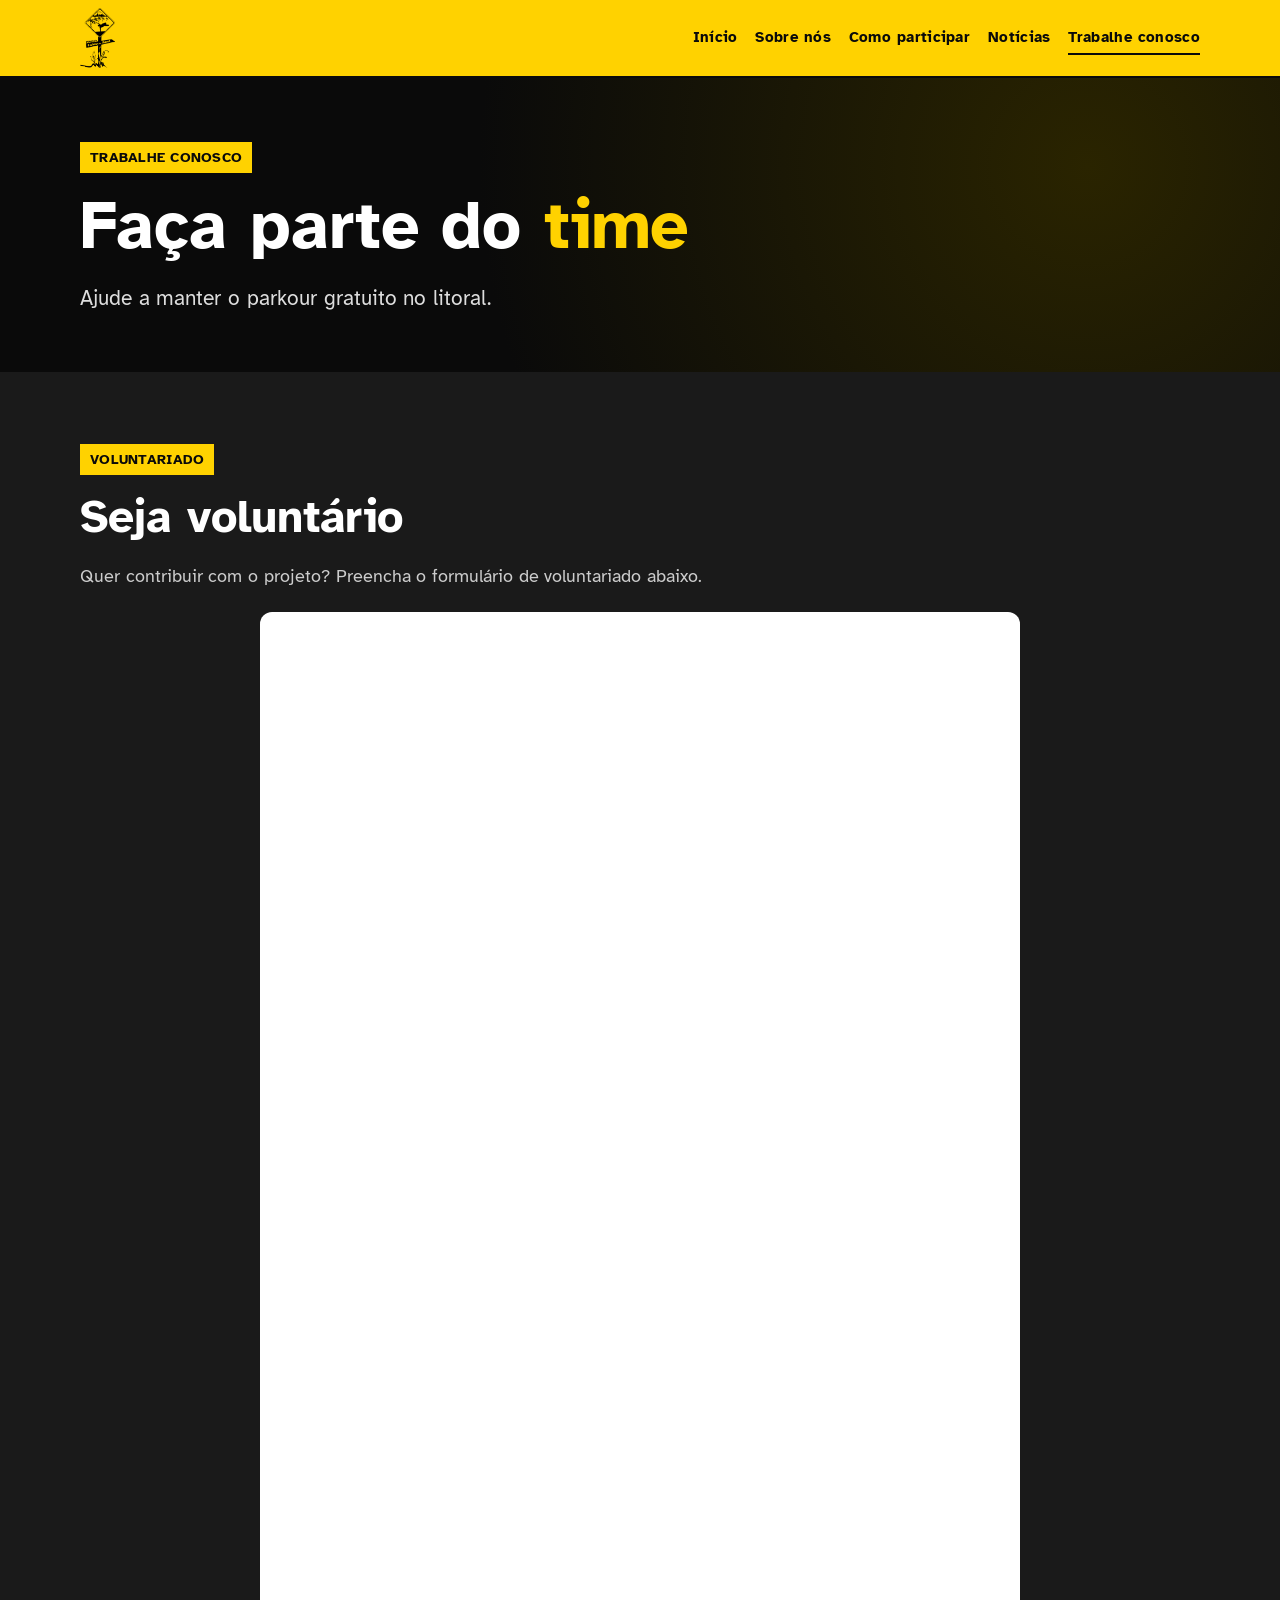
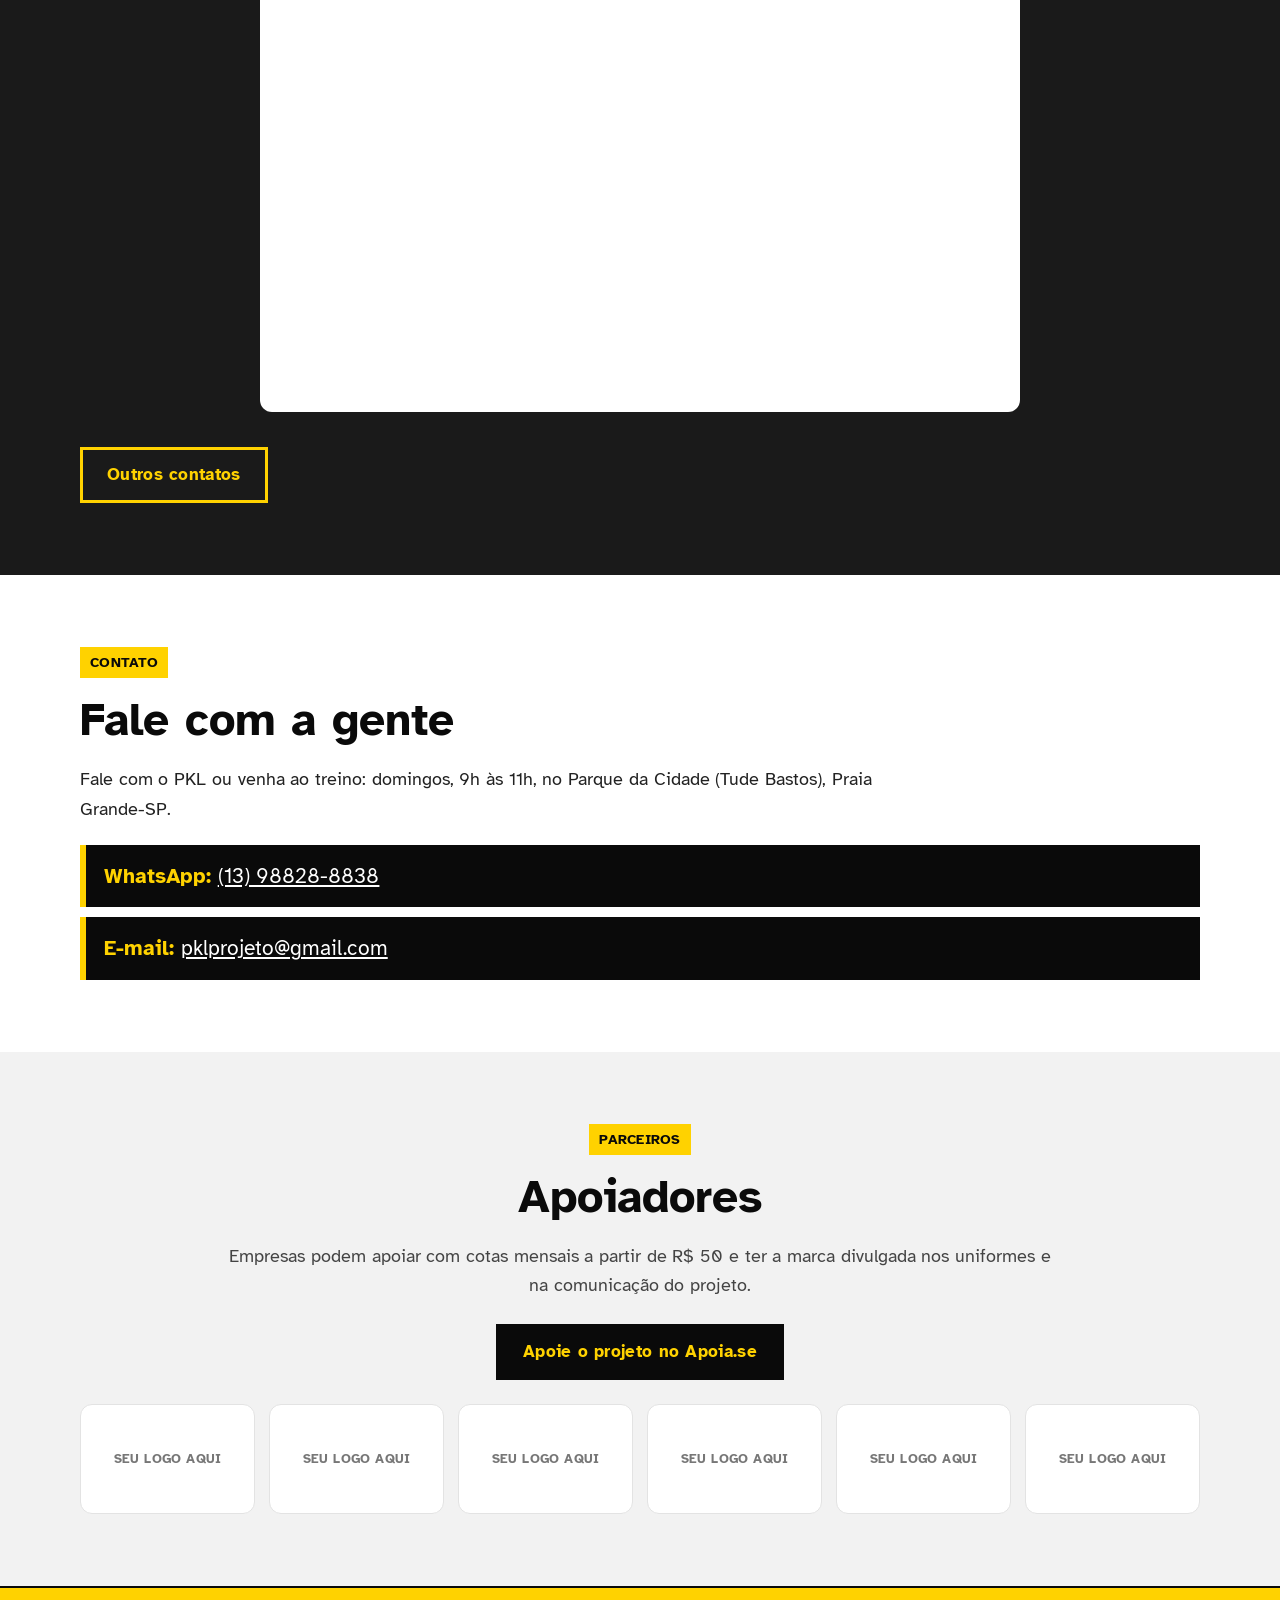
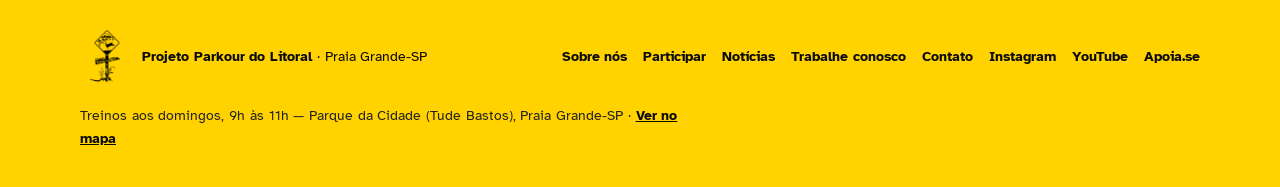
<file: trabalhe-conosco.html>
<!DOCTYPE html>
<html lang="pt-BR">
<head>
<meta charset="utf-8">
<meta name="viewport" content="width=device-width,initial-scale=1">
<title>Trabalhe conosco · Projeto Parkour do Litoral</title>
<meta name="description" content="Seja voluntário no Projeto Parkour do Litoral (PKL), Praia Grande-SP.">
<link rel="canonical" href="https://projetopkl.github.io/trabalhe-conosco.html">
<meta property="og:type" content="website">
<meta property="og:locale" content="pt_BR">
<meta property="og:site_name" content="Projeto Parkour do Litoral">
<meta property="og:title" content="Trabalhe conosco · Projeto Parkour do Litoral">
<meta property="og:description" content="Seja voluntário no Projeto Parkour do Litoral (PKL), Praia Grande-SP.">
<meta property="og:url" content="https://projetopkl.github.io/trabalhe-conosco.html">
<meta property="og:image" content="https://projetopkl.github.io/assets/og-image.png?v=2">
<meta property="og:image:width" content="1200">
<meta property="og:image:height" content="630">
<meta property="og:image:alt" content="Placa amarela do Projeto Parkour do Litoral">
<meta name="twitter:card" content="summary_large_image">
<meta name="twitter:title" content="Trabalhe conosco · Projeto Parkour do Litoral">
<meta name="twitter:description" content="Seja voluntário no Projeto Parkour do Litoral (PKL), Praia Grande-SP.">
<meta name="twitter:image" content="https://projetopkl.github.io/assets/og-image.png?v=2">
<meta name="theme-color" content="#FFD200">
<link rel="icon" type="image/png" sizes="32x32" href="assets/favicon-32.png?v=2">
<link rel="icon" type="image/png" sizes="16x16" href="assets/favicon-16.png?v=2">
<link rel="shortcut icon" href="favicon.ico?v=2">
<link rel="apple-touch-icon" sizes="180x180" href="assets/apple-touch-icon.png?v=2">
<link rel="preconnect" href="https://fonts.googleapis.com">
<link rel="preconnect" href="https://fonts.gstatic.com" crossorigin>
<link href="https://fonts.googleapis.com/css2?family=Atkinson+Hyperlegible:ital,wght@0,400;0,700;1,400&display=swap" rel="stylesheet">
<link rel="stylesheet" href="assets/style.css">
</head>
<body>
<a class="skip" href="#conteudo">Pular para o conteúdo</a>
<header class="top">
 <div class="wrap">
  <!-- LOGO TEMPORÁRIO: substituir o arquivo assets/logo.png pelo logo novo -->
  <a class="logo" href="index.html"><img src="assets/logo.png" alt="Projeto Parkour do Litoral - início" width="35" height="60"></a>
  <nav class="nav" aria-label="Principal"><a href="index.html">Início</a><a href="sobre.html">Sobre nós</a><a href="como-participar.html">Como participar</a><a href="noticias.html">Notícias</a><a href="trabalhe-conosco.html" aria-current="page">Trabalhe conosco</a></nav>
 </div>
</header>
<main id="conteudo">
<section class="page-hero"><div class="wrap"><span class="tag">Trabalhe conosco</span><h1>Faça parte do <span>time</span></h1><p>Ajude a manter o parkour gratuito no litoral.</p></div></section>

<section class="passos"><div class="wrap prose dark"><span class="tag">Voluntariado</span><h2>Seja voluntário</h2>
 <p>Quer contribuir com o projeto? Preencha o formulário de voluntariado abaixo.</p>
 <!-- GOOGLE FORMS VOLUNTARIO -->
 <div id="form-voluntario" style="width:100%;max-width:760px;margin:20px auto"><iframe src="https://docs.google.com/forms/d/e/1FAIpQLSek3tu5tCKEUAx7uPccdfSTO5VTgikf0eJEQl4ADh_qmK4pEg/viewform?embedded=true" style="width:100%;height:1400px;border:0;border-radius:12px;background:#fff" loading="lazy" title="Formulário de voluntariado">Carregando…</iframe></div>
 <div class="btns"><a class="btn btn-o" href="#contato">Outros contatos</a></div></div></section>
<!-- CONTATO (conteúdo movido da antiga página contato.html) -->
<section class="light" id="contato"><div class="wrap"><span class="tag">Contato</span><h2>Fale com a gente</h2><p>Fale com o PKL ou venha ao treino: domingos, 9h às 11h, no Parque da Cidade (Tude Bastos), Praia Grande-SP.</p>
<ul class="contact-list">
 <li><b>WhatsApp:</b> <a href="https://wa.me/5513988288838" target="_blank" rel="noopener">(13) 98828-8838</a></li>
 <li><b>E-mail:</b> <a href="mailto:pklprojeto@gmail.com">pklprojeto@gmail.com</a></li>
</ul></div></section>
<!-- VAGAS PROFISSIONAIS: seção desativada. Para ativar depois, remova o atributo "hidden" abaixo e adicione as vagas. -->
<section class="light" id="vagas" hidden><div class="wrap"><h2>Vagas profissionais</h2><p>Nenhuma vaga aberta no momento.</p></div></section>
</main>
<!-- ===== APOIADORES ===== -->
<section class="apoiadores" aria-labelledby="apoiadores-t">
 <div class="wrap">
  <span class="tag">Parceiros</span>
  <h2 id="apoiadores-t">Apoiadores</h2>
  <p>Empresas podem apoiar com cotas mensais a partir de R$ 50 e ter a marca divulgada nos uniformes e na comunicação do projeto.</p>
  <p><a class="btn btn-k" href="https://apoia.se/parkourdolitoral" target="_blank" rel="noopener">Apoie o projeto no Apoia.se</a></p>
  <!-- COLOCAR LOGOS DOS APOIADORES -->
  <ul class="sponsors"><li>Seu logo aqui</li><li>Seu logo aqui</li><li>Seu logo aqui</li><li>Seu logo aqui</li><li>Seu logo aqui</li><li>Seu logo aqui</li></ul>
 </div>
</section>
<footer>
 <div class="wrap">
  <div style="display:flex;align-items:center"><span class="foot-badge"><img src="assets/logo.png" alt="" width="30" height="52"></span><span><b>Projeto Parkour do Litoral</b> · Praia Grande-SP</span></div>
  <nav aria-label="Rodapé">
   <a href="sobre.html">Sobre nós</a><a href="como-participar.html">Participar</a><a href="noticias.html">Notícias</a><a href="trabalhe-conosco.html">Trabalhe conosco</a><a href="trabalhe-conosco.html#contato">Contato</a>
   <a href="https://www.instagram.com/parkourdolitoral/" target="_blank" rel="noopener">Instagram</a><a href="https://www.youtube.com/@ParkourdoLitoral">YouTube</a><a href="https://apoia.se/parkourdolitoral" target="_blank" rel="noopener">Apoia.se</a>
  </nav>
  <p class="foot-loc">Treinos aos domingos, 9h às 11h — Parque da Cidade (Tude Bastos), Praia Grande-SP · <a href="https://www.google.com/maps/search/?api=1&amp;query=Parque+da+Cidade+Praia+Grande+SP">Ver no mapa</a></p>
 </div>
</footer>
</body>
</html>
</file>
<file: assets/style.css>
*{box-sizing:border-box;margin:0;padding:0}
:root{--k:#0A0A0A;--y:#FFD200;--g:#1a1a1a;--w:#fff}
body{font-family:"Arial Narrow","Roboto Condensed","Helvetica Neue",Arial,sans-serif;background:var(--k);color:var(--w);line-height:1.5}
a{color:inherit;text-decoration:none}
.wrap{max-width:1120px;margin:0 auto;padding:0 20px}
h1,h2,h3{font-family:Impact,"Arial Narrow Bold","Arial Black","Helvetica Neue",sans-serif;text-transform:uppercase;letter-spacing:.5px;line-height:1}
h2{font-size:clamp(32px,6vw,56px);margin-bottom:18px}
.tag{display:inline-block;background:var(--y);color:var(--k);font-weight:700;font-size:13px;letter-spacing:2px;text-transform:uppercase;padding:4px 10px;margin-bottom:14px;transform:skewX(-10deg)}
.btn{display:inline-flex;align-items:center;gap:8px;font-weight:700;text-transform:uppercase;letter-spacing:1px;font-size:15px;padding:14px 24px;border:3px solid var(--y);transition:background .2s,color .2s,transform .2s}
.btn svg{width:18px;height:18px}
.btn-y{background:var(--y);color:var(--k)}
.btn-y:hover{background:var(--w);border-color:var(--w)}
.btn-o{color:var(--y)}
.btn-o:hover{background:var(--y);color:var(--k)}
.btn-k{background:var(--k);color:var(--y);border-color:var(--k)}
.btn-k:hover{background:var(--w);color:var(--k);border-color:var(--w)}
.btns{display:flex;flex-wrap:wrap;gap:12px;margin-top:26px}
section{padding:72px 0}
/* top bar */
.top{background:var(--y);color:var(--k);border-bottom:2px solid var(--k)}
.top .wrap{display:flex;align-items:center;justify-content:space-between;flex-wrap:wrap;gap:12px;padding-top:8px;padding-bottom:8px}
.logo{display:flex;align-items:center;gap:10px;font-weight:700;text-transform:uppercase;font-size:14px;letter-spacing:1px}
.logo{color:var(--k)}
.logo img{height:60px;width:auto;display:block}
.nav{display:flex;flex-wrap:wrap;gap:4px 18px;font-size:13px;text-transform:uppercase;letter-spacing:1px;font-weight:700}
.nav a{color:var(--k);padding:4px 0;border-bottom:2px solid transparent}
.nav a:hover{color:var(--k);border-color:var(--k)}
/* hero */
.hero{position:relative;overflow:hidden;padding:90px 0 100px;background:radial-gradient(circle at 85% 30%,#2a2400 0,var(--k) 55%)}
.hero:after{z-index:0;content:"";position:absolute;right:8%;bottom:-40px;width:240px;height:240px;border:18px solid var(--y);transform:rotate(45deg);opacity:.9}
.hero .wrap{position:relative;z-index:1}
.hero h1{font-size:clamp(52px,12vw,128px);max-width:900px}
.hero h1 span{color:var(--y);display:block}
.hero p{font-size:clamp(18px,2.4vw,24px);color:#ddd;margin-top:20px;max-width:560px}
.hero-grid{display:grid;gap:36px;align-items:center}
.hero-logo{background:var(--y);padding:24px;justify-self:center;clip-path:polygon(0 0,100% 0,100% 90%,90% 100%,0 100%);box-shadow:0 0 0 4px var(--y)}
.hero-logo img{display:block;height:auto;width:100%;max-width:180px}
.foot-badge{display:inline-flex;align-items:center;background:var(--y);padding:6px 10px;margin-right:12px;vertical-align:middle}
.foot-badge img{height:52px;width:auto;display:block}
/* sobre */
.sobre{background:var(--w);color:var(--k)}
.grid2{display:grid;gap:40px}
.sobre p{font-size:18px;margin-bottom:14px;color:#222}
.pillars{display:grid;grid-template-columns:1fr 1fr;gap:14px}
.pill{background:var(--k);color:var(--w);padding:22px 18px;border-left:6px solid var(--y)}
.pill svg{width:34px;height:34px;color:var(--y);margin-bottom:10px}
.pill h3{font-size:22px}
.pill p{font-size:14px;color:#bbb;margin:6px 0 0}
/* onde */
.onde{background:var(--k)}
.card-big{background:var(--y);color:var(--k);padding:36px 28px;position:relative;overflow:hidden;clip-path:polygon(0 0,100% 0,100% 88%,94% 100%,0 100%)}
.card-big .row{display:flex;gap:16px;align-items:flex-start;margin-bottom:22px}
.card-big svg{width:40px;height:40px;flex:none}
.card-big small{display:block;text-transform:uppercase;letter-spacing:2px;font-weight:700;font-size:12px}
.card-big strong{font-family:Impact,"Arial Black",sans-serif;font-size:clamp(24px,4vw,36px);text-transform:uppercase;line-height:1.05;font-weight:400}
/* passos */
.passos{background:var(--g)}
.steps{display:grid;gap:18px;margin-top:10px}
.step{background:var(--k);padding:28px 24px;border-top:5px solid var(--y);position:relative}
.step .n{font-family:Impact,"Arial Black",sans-serif;font-size:72px;color:var(--y);line-height:1}
.step h3{font-size:24px;margin:8px 0}
.step p{color:#bbb}
/* areas */
.areas{background:var(--w);color:var(--k)}
.cards{display:grid;gap:16px}
.ac{display:block;background:var(--k);color:var(--w);padding:28px 22px;transition:transform .2s,background .2s;border-bottom:5px solid var(--y)}
.ac:hover{transform:translateY(-4px);background:#222}
.ac svg{width:36px;height:36px;color:var(--y)}
.ac h3{font-size:24px;margin:14px 0 6px}
.ac p{color:#bbb;font-size:15px}
.ac .go{display:inline-block;margin-top:12px;color:var(--y);font-weight:700;text-transform:uppercase;font-size:13px;letter-spacing:1px}
/* nacional */
.nac{background:var(--y);color:var(--k);padding:44px 0}
.nac .wrap{display:flex;flex-wrap:wrap;align-items:center;justify-content:space-between;gap:18px}
.nac h2{margin:0;font-size:clamp(26px,4.5vw,42px)}
/* apoie */
.apoie{background:var(--k);text-align:center}
.apoie p{color:#ccc;font-size:18px;max-width:600px;margin:0 auto}
.apoie .btns{justify-content:center}
/* insta */
.insta{background:linear-gradient(135deg,#151515,#000);border-top:2px solid #222;text-align:center}
.insta svg.big{width:64px;height:64px;color:var(--y);margin-bottom:14px}
.insta p{color:#ccc;font-size:18px}
.insta .handle{font-family:Impact,"Arial Black",sans-serif;font-size:clamp(28px,6vw,48px);color:var(--y);display:block;margin:6px 0}
/* footer */
footer{background:var(--y);padding:36px 0;font-size:14px;color:var(--k);border-top:2px solid var(--k)}
footer .wrap{display:flex;flex-wrap:wrap;justify-content:space-between;gap:16px;align-items:center}
footer b{color:var(--k)}
footer a{color:var(--k);font-weight:700}
footer nav{display:flex;flex-wrap:wrap;gap:6px 16px}
footer a:hover{text-decoration:underline}
@media(min-width:760px){
 .grid2{grid-template-columns:1.1fr 1fr;align-items:center}
 .steps{grid-template-columns:repeat(3,1fr)}
 .cards{grid-template-columns:repeat(2,1fr)}
 .card-big{padding:48px}
 .hero-grid{grid-template-columns:1fr auto}
}
@media(min-width:1000px){.cards{grid-template-columns:repeat(4,1fr)}}
@media(max-width:600px){.hero:after{z-index:0;width:130px;height:130px;border-width:12px;right:-30px}section{padding:56px 0}}
/* ===== multipágina ===== */
.skip{position:absolute;left:-999px;top:0;background:var(--y);color:var(--k);padding:8px 12px;z-index:9}
.skip:focus{left:8px}
a:focus-visible,.btn:focus-visible,summary:focus-visible{outline:3px solid var(--w);outline-offset:3px}
.top a:focus-visible,footer a:focus-visible{outline-color:var(--k)}
.nav a[aria-current="page"]{border-color:var(--k)}
.page-hero{padding:64px 0 56px;background:radial-gradient(circle at 85% 30%,#2a2400 0,var(--k) 55%)}
.page-hero h1{font-size:clamp(40px,9vw,88px)}
.page-hero h1 span{color:var(--y)}
.page-hero p{color:#ddd;font-size:clamp(17px,2.2vw,21px);max-width:640px;margin-top:16px}
.light{background:var(--w);color:var(--k)}
.light p,.light li{color:#222;font-size:18px}
.dark p{color:#ccc;font-size:18px}
.prose p{margin-bottom:14px;max-width:760px}
.prose ul{margin:0 0 14px 22px}
.news{display:grid;gap:18px}
.news article{background:var(--k);color:var(--w);border-top:5px solid var(--y);padding:26px 22px}
.news .soon{display:inline-block;background:var(--y);color:var(--k);font-weight:700;font-size:12px;letter-spacing:2px;text-transform:uppercase;padding:3px 8px;margin-bottom:12px}
.news h3{font-size:24px;margin-bottom:8px}
.news p{color:#bbb;font-size:15px}
.links{display:grid;gap:14px}
.apoiadores{background:#f2f2f2;color:var(--k);text-align:center}
.apoiadores p{color:#444;margin-bottom:24px}
.sponsors{display:grid;grid-template-columns:repeat(2,1fr);gap:14px;list-style:none}
.sponsors li{border:2px dashed #999;min-height:96px;display:flex;align-items:center;justify-content:center;color:#777;font-weight:700;text-transform:uppercase;font-size:13px;letter-spacing:1px;background:#fff}
.foot-loc{flex-basis:100%;color:#222}
.foot-loc a{color:var(--k);text-decoration:underline}
@media(min-width:760px){.news{grid-template-columns:repeat(2,1fr)}.sponsors{grid-template-columns:repeat(3,1fr)}.links{grid-template-columns:repeat(2,1fr)}}
@media(min-width:1000px){.sponsors{grid-template-columns:repeat(6,1fr)}}
.pill{min-width:0;overflow-wrap:anywhere}@media(max-width:480px){.pill{padding:16px 12px}.pill h3{font-size:18px}}
.quote{border-left:6px solid var(--y);padding:10px 16px;margin:18px 0;font-size:20px;font-style:italic;font-weight:700;background:rgba(255,210,0,.12)}
.fund{list-style:none;display:grid;gap:14px;margin:26px auto;max-width:1000px;text-align:left}
.fund li{background:var(--g);border-top:5px solid var(--y);padding:20px;color:#bbb}
.fund b{display:block;color:var(--y);font-family:Impact,"Arial Black",sans-serif;text-transform:uppercase;font-weight:400;font-size:20px;margin-bottom:6px}
.apoie p.small,.small{font-size:15px!important;color:#999;margin-top:10px}
@media(min-width:760px){.fund{grid-template-columns:repeat(2,1fr)}}
@media(min-width:1000px){.fund{grid-template-columns:repeat(4,1fr)}}
/* hero estilo apoia.se: foto grande + caixa de texto */
.hero:after{display:none}
.hero{padding:56px 0 64px}
.hero h1{font-size:clamp(44px,8vw,88px)}
.photo-ph{background:#8a8a8a;color:#fff;display:flex;align-items:center;justify-content:center;font-weight:700;text-transform:uppercase;letter-spacing:2px;text-shadow:0 1px 2px #0006}
.hero-photo{aspect-ratio:16/10;width:100%;font-size:20px;border-bottom:6px solid var(--y)}
.gal{list-style:none;display:grid;grid-template-columns:repeat(2,1fr);gap:12px}
.gal li{aspect-ratio:4/3;font-size:14px}
@media(min-width:760px){.hero-grid{grid-template-columns:1.4fr 1fr}.gal{grid-template-columns:repeat(3,1fr)}}
@media(min-width:760px){.hero h1{font-size:clamp(44px,5.5vw,72px)}.hero-grid{align-items:center}}
img.hero-photo{display:block;height:auto;object-fit:cover;aspect-ratio:16/10}
.gal li{overflow:hidden;background:#ddd}
.gal img{width:100%;height:100%;object-fit:cover;display:block}
#instagram-feed{max-width:960px;margin:24px auto 0}.ig-ph{aspect-ratio:1/1;font-size:13px}

/* v4: mapa embutido */
.map-box{position:relative;min-height:340px;background:#1a1a1a;overflow:hidden;border:4px solid var(--y)}
.map-box iframe{position:absolute;inset:0;width:100%;height:100%;border:0}
.map-label{position:absolute;left:12px;bottom:12px;right:12px;max-width:340px;background:rgba(0,0,0,.85);color:var(--w);padding:10px 14px;font-size:13px;line-height:1.35;border-left:4px solid var(--y)}
.map-label strong{display:block;color:var(--y);font-size:15px;text-transform:uppercase}
.map-label span{display:block}
.map-label a{display:inline-block;margin-top:4px;color:var(--y);text-decoration:underline;font-weight:700}
@media(min-width:760px){.map-box{min-height:400px}}
/* v4: faixas de notícias */
.strips{display:grid;gap:24px}
.strip{display:flex;flex-direction:column;background:var(--k);color:var(--w);overflow:hidden;border-bottom:5px solid var(--y)}
.strip-img{flex:none;min-height:200px;display:flex;align-items:center;justify-content:center}
.strip-img-y{background:var(--y)}
.strip-img-y img{height:130px;width:auto}
.strip-img-ph{background:#e6e6e6;border:2px dashed #999}
.strip-txt{padding:26px 24px}
.strip-txt h2{font-size:clamp(26px,4vw,38px);margin-bottom:10px}
.light .strip-txt p{color:#ccc;font-size:17px}
.strip-txt .btns{margin-top:18px}
.strip-txt .btn-k{background:var(--y);color:var(--k);border-color:var(--y)}
.strip-link{transition:transform .2s}
.strip-link:hover{transform:translateY(-3px)}
.strip-link:hover .btn{background:var(--w);border-color:var(--w)}
@media(min-width:760px){.strip{flex-direction:row;align-items:stretch}.strip-img{width:36%;min-height:240px}.strip-txt{flex:1;padding:36px 40px;align-self:center}}
/* v4: feed do Instagram oculto se vazio */
#instagram-feed:empty{display:none}

/* ===== v5: legibilidade (fonte) + responsivo ===== */
html{-webkit-text-size-adjust:100%}
body{font-family:"Atkinson Hyperlegible",system-ui,-apple-system,"Segoe UI",Roboto,"Helvetica Neue",Arial,sans-serif;font-size:clamp(16px,0.9rem + .25vw,20px);line-height:1.65;letter-spacing:normal;word-spacing:.04em;overflow-x:hidden}
h1,h2,h3,.step .n,.card-big strong,.fund b,.insta .handle,.map-label strong{font-family:inherit;font-weight:700;text-transform:none;letter-spacing:normal;line-height:1.2}
h1,h2,h3{font-weight:700}
h2{font-size:clamp(26px,1.2rem + 2.4vw,46px)}
.hero h1,.page-hero h1{font-size:clamp(32px,1.4rem + 4vw,68px);line-height:1.15}
.tag,.btn,.nav,.logo,.card-big small,.ac .go,.news .soon,.sponsors li,.photo-ph{letter-spacing:.02em}
.tag{transform:none;font-size:14px}
.btn{text-transform:none;font-size:17px;line-height:1.3;max-width:100%;white-space:normal}
.nav{font-size:15px;text-transform:none}
.step .n{font-size:48px}
.step h3,.ac h3,.news h3,.pill h3{font-size:clamp(20px,1rem + .6vw,24px)}
p,li{max-width:70ch}
.quote{font-weight:400;font-style:normal}
img,iframe,video{max-width:100%}
.wrap{max-width:min(1200px,100%);padding:0 clamp(16px,4vw,40px)}
@media(min-width:1600px){.wrap{max-width:1400px}}
/* nav no celular: logo em cima, links em grade */
@media(max-width:600px){
 .top .wrap{flex-direction:column;align-items:center}
 .nav{width:100%;justify-content:center;gap:2px 14px}
 .nav a{padding:8px 4px}
 .btns .btn{width:100%;justify-content:center}
}
/* contato e formulário */
.contact-list{list-style:none;margin:20px 0 0;display:grid;gap:10px}
.contact-list li{background:var(--k);color:var(--w)!important;padding:14px 18px;border-left:6px solid var(--y);font-size:clamp(17px,1rem + .4vw,21px);max-width:none}
.contact-list b{color:var(--y)}
.form-box{margin-top:24px;min-height:220px;border:3px dashed #777;display:flex;align-items:center;justify-content:center;background:#111}
.form-box p{color:#ccc;font-size:20px;margin:0}
.form-box iframe{width:100%;min-height:900px;border:0}
.contact-list a{color:var(--w);text-decoration:underline;overflow-wrap:anywhere}
.apoiadores .wrap{text-align:center}.apoiadores p:has(> .btn){display:flex;justify-content:center}.apoiadores .btn{margin-left:auto;margin-right:auto}
.apoiadores .wrap>*{margin-left:auto;margin-right:auto}
/* v7: hero full-width (foto inteira) + texto abaixo */
.hero{padding:0 0 64px}
.hero img.hero-photo{display:block;width:100%;max-width:none;height:auto;aspect-ratio:auto;object-fit:initial;border-bottom:6px solid var(--y);margin:0 0 40px}
.hero-box{text-align:center}
.hero-box h1,.hero-box p{margin-left:auto;margin-right:auto}
.hero-box .btns{justify-content:center}
@media(max-width:600px){.hero img.hero-photo{margin-bottom:28px}.hero{padding-bottom:48px}}
/* v7: centralizar textos em secoes centralizadas (p tem max-width:70ch) */
.insta p,.insta h2,.apoie p,.apoie h2,.apoiadores p,.apoiadores h2{margin-left:auto;margin-right:auto}
/* Canal de notícias (WhatsApp) */
.canal{background:#FFD200;color:#111;padding:28px 20px}
.canal-grid{display:flex;align-items:center;justify-content:space-between;gap:32px;max-width:900px;margin:0 auto}
.canal-txt{text-align:left;flex:1}
.canal-txt h2{margin:0 0 8px;color:#111}
.canal-txt p{margin:0 0 14px;max-width:520px}
.canal .canal-btn{background:#111;color:#FFD200}
.canal-qr{margin:0;text-align:center;width:180px;flex:0 0 auto}
.canal-qr img{width:160px;height:160px;background:#fff;padding:6px;border-radius:12px;display:block;margin:0 auto}
.canal-qr figcaption{font-size:13px;line-height:1.3;margin-top:6px}
@media (max-width:640px){.canal-grid{flex-direction:column;text-align:center;gap:18px}.canal-txt{text-align:center}.canal-txt p{margin-left:auto;margin-right:auto}}

/* v9: canal - texto amarelo a esquerda, QR a direita */
section.canal{background:#0b0b0b !important;color:#FFD200 !important;padding:32px 20px !important}
section.canal .wrap.canal-grid{display:flex !important;flex-direction:row !important;align-items:center !important;justify-content:space-between !important;gap:40px;max-width:1000px;margin:0 auto}
section.canal .canal-txt{flex:1 1 auto;text-align:left !important}
section.canal .canal-txt h2,section.canal .canal-txt p{color:#FFD200 !important;text-align:left !important;margin-left:0}
section.canal .canal-qr{flex:0 0 200px;width:200px;margin:0;text-align:center}
section.canal .canal-qr figcaption{color:#FFD200;text-align:center}
@media (max-width:640px){section.canal .wrap.canal-grid{flex-direction:column !important;gap:18px}section.canal .canal-txt,section.canal .canal-txt h2,section.canal .canal-txt p{text-align:center !important}}
/* v9: carrossel galeria */
.car{position:relative;max-width:960px;margin:24px auto 0;border-radius:14px;overflow:hidden;background:#111}
.car-view{overflow:hidden;aspect-ratio:4/3}
.car-track{display:flex;list-style:none;margin:0;padding:0;height:100%;transition:transform .6s ease}
.car-slide{flex:0 0 100%;height:100%}
.car-slide img{width:100%;height:100%;object-fit:cover;object-position:center 30%;display:block}
.car-btn{position:absolute;top:50%;transform:translateY(-50%);width:44px;height:44px;border:0;border-radius:50%;background:rgba(0,0,0,.55);color:#fff;font-size:20px;cursor:pointer;z-index:2}
.car-btn:hover,.car-btn:focus-visible{background:#FFD200;color:#000;outline:none}
.car-prev{left:10px}.car-next{right:10px}
.car-dots{position:absolute;bottom:10px;left:0;right:0;display:flex;justify-content:center;flex-wrap:wrap;gap:6px;padding:0 50px}
.car-dots button{width:10px;height:10px;padding:0;border:0;border-radius:50%;background:rgba(255,255,255,.55);cursor:pointer}
.car-dots button[aria-current="true"]{background:#FFD200;transform:scale(1.3)}
@media (prefers-reduced-motion:reduce){.car-track{transition:none}}
@media (max-width:640px){.car-btn{width:36px;height:36px;font-size:16px}.car-dots button{width:8px;height:8px}}

/* v10: logos apoiadores */
.sponsors li{background:#fff;display:flex;align-items:center;justify-content:center;padding:14px;min-height:110px}
.sponsors li img{max-width:100%;max-height:90px;width:auto;height:auto;object-fit:contain}
.sponsors li{border:1px solid #e3e3e3 !important;border-radius:12px}
</file>
